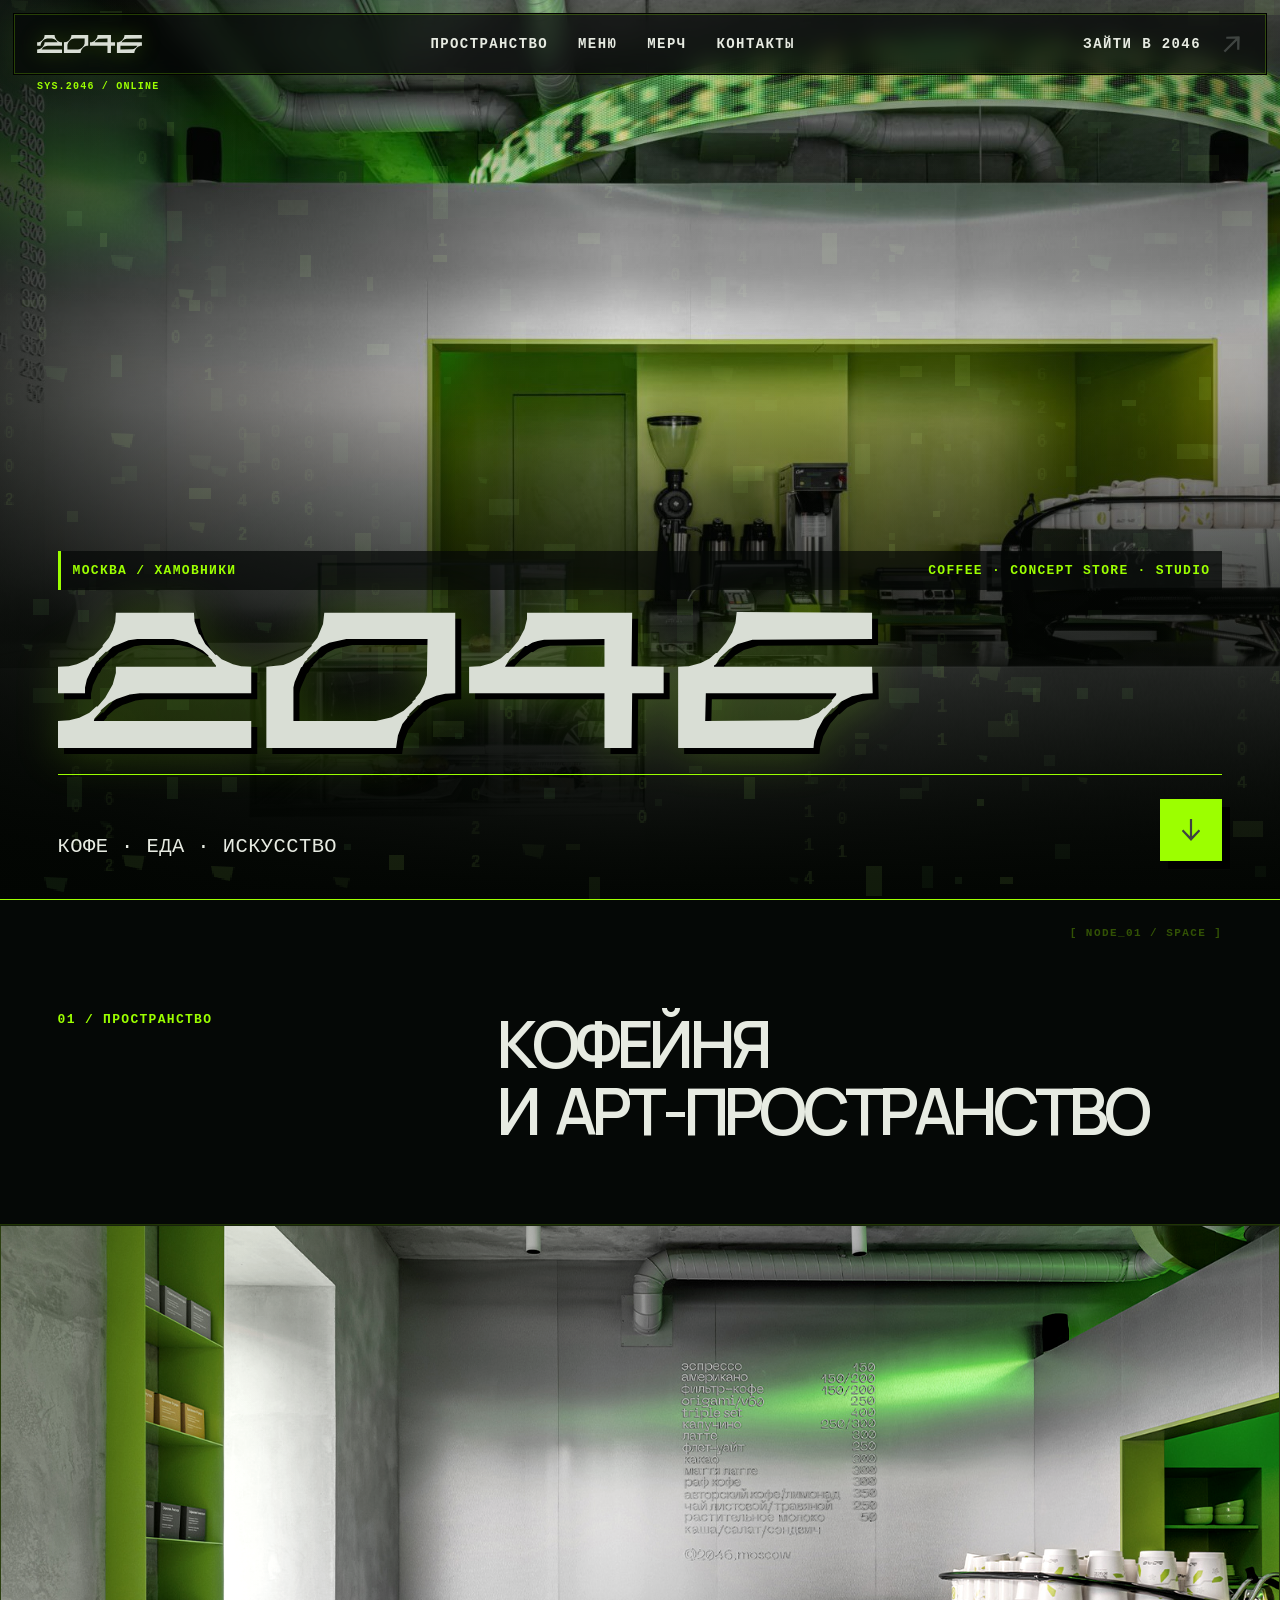
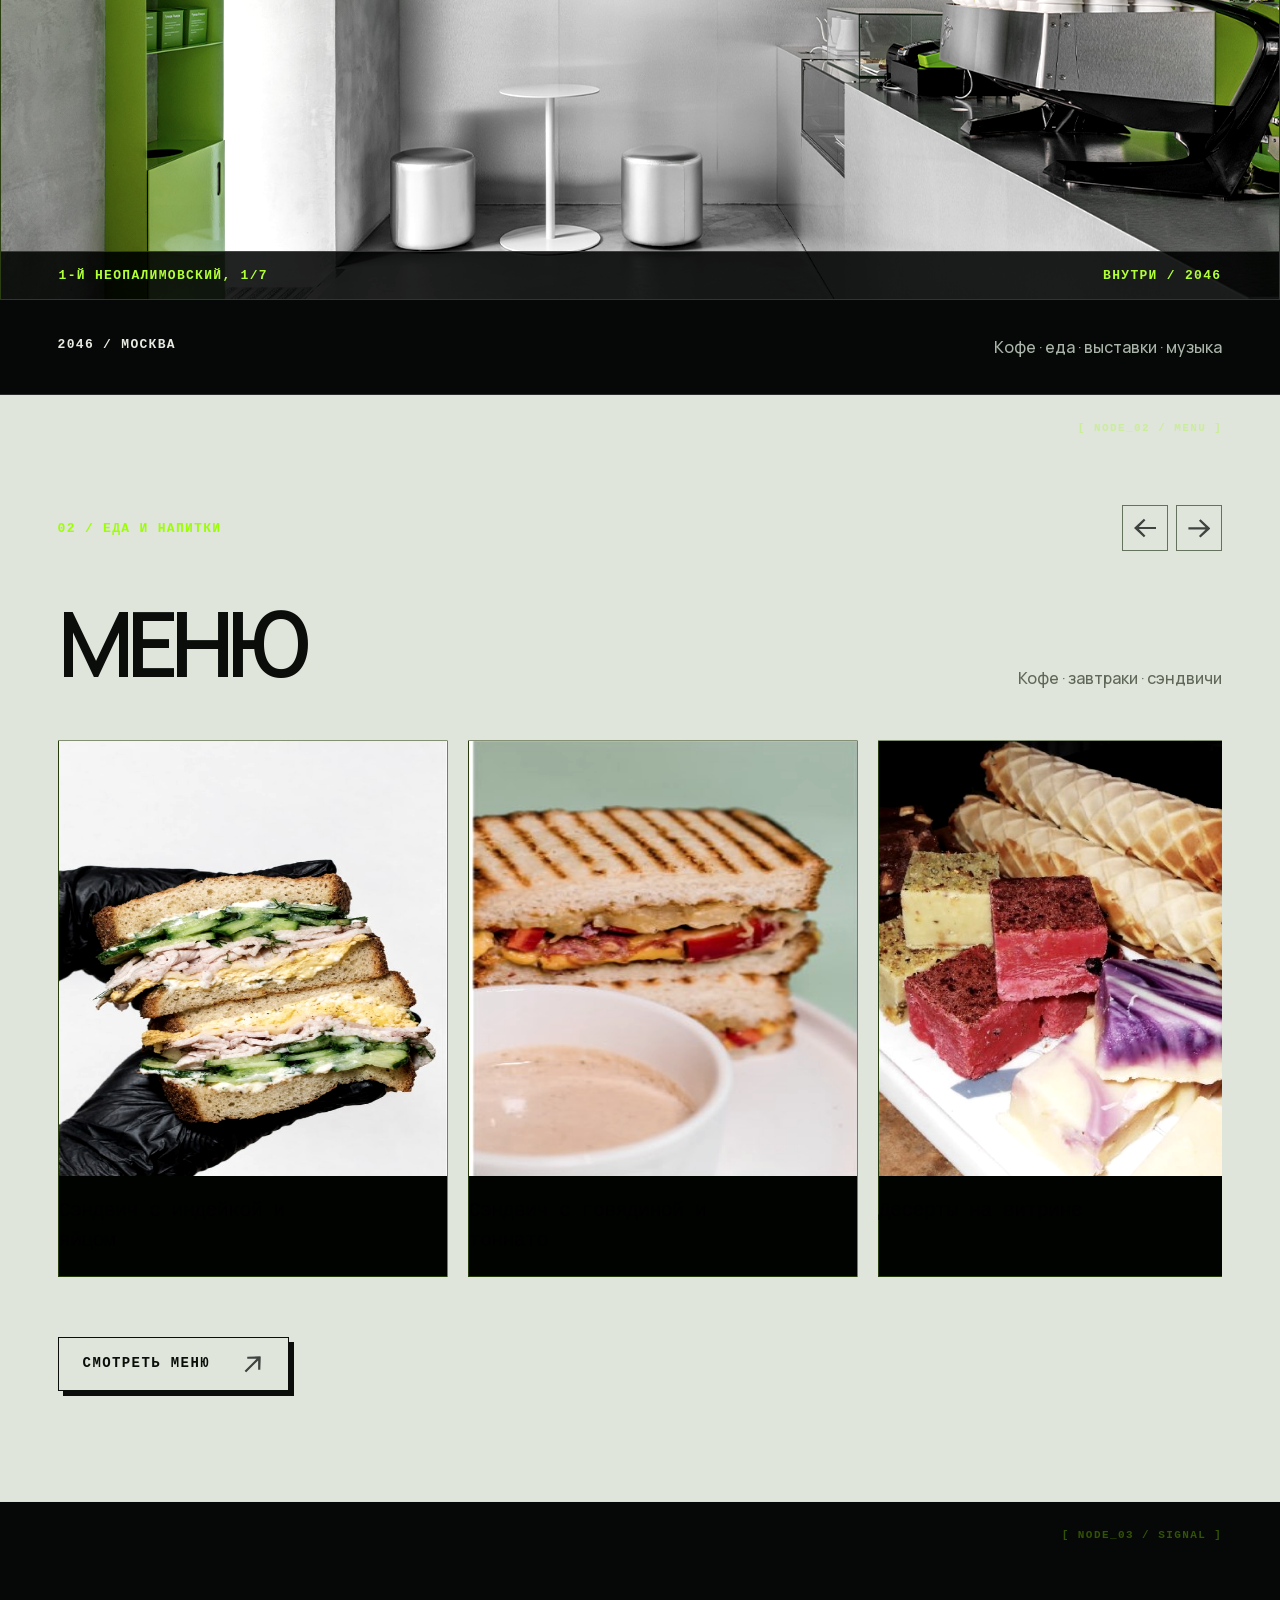
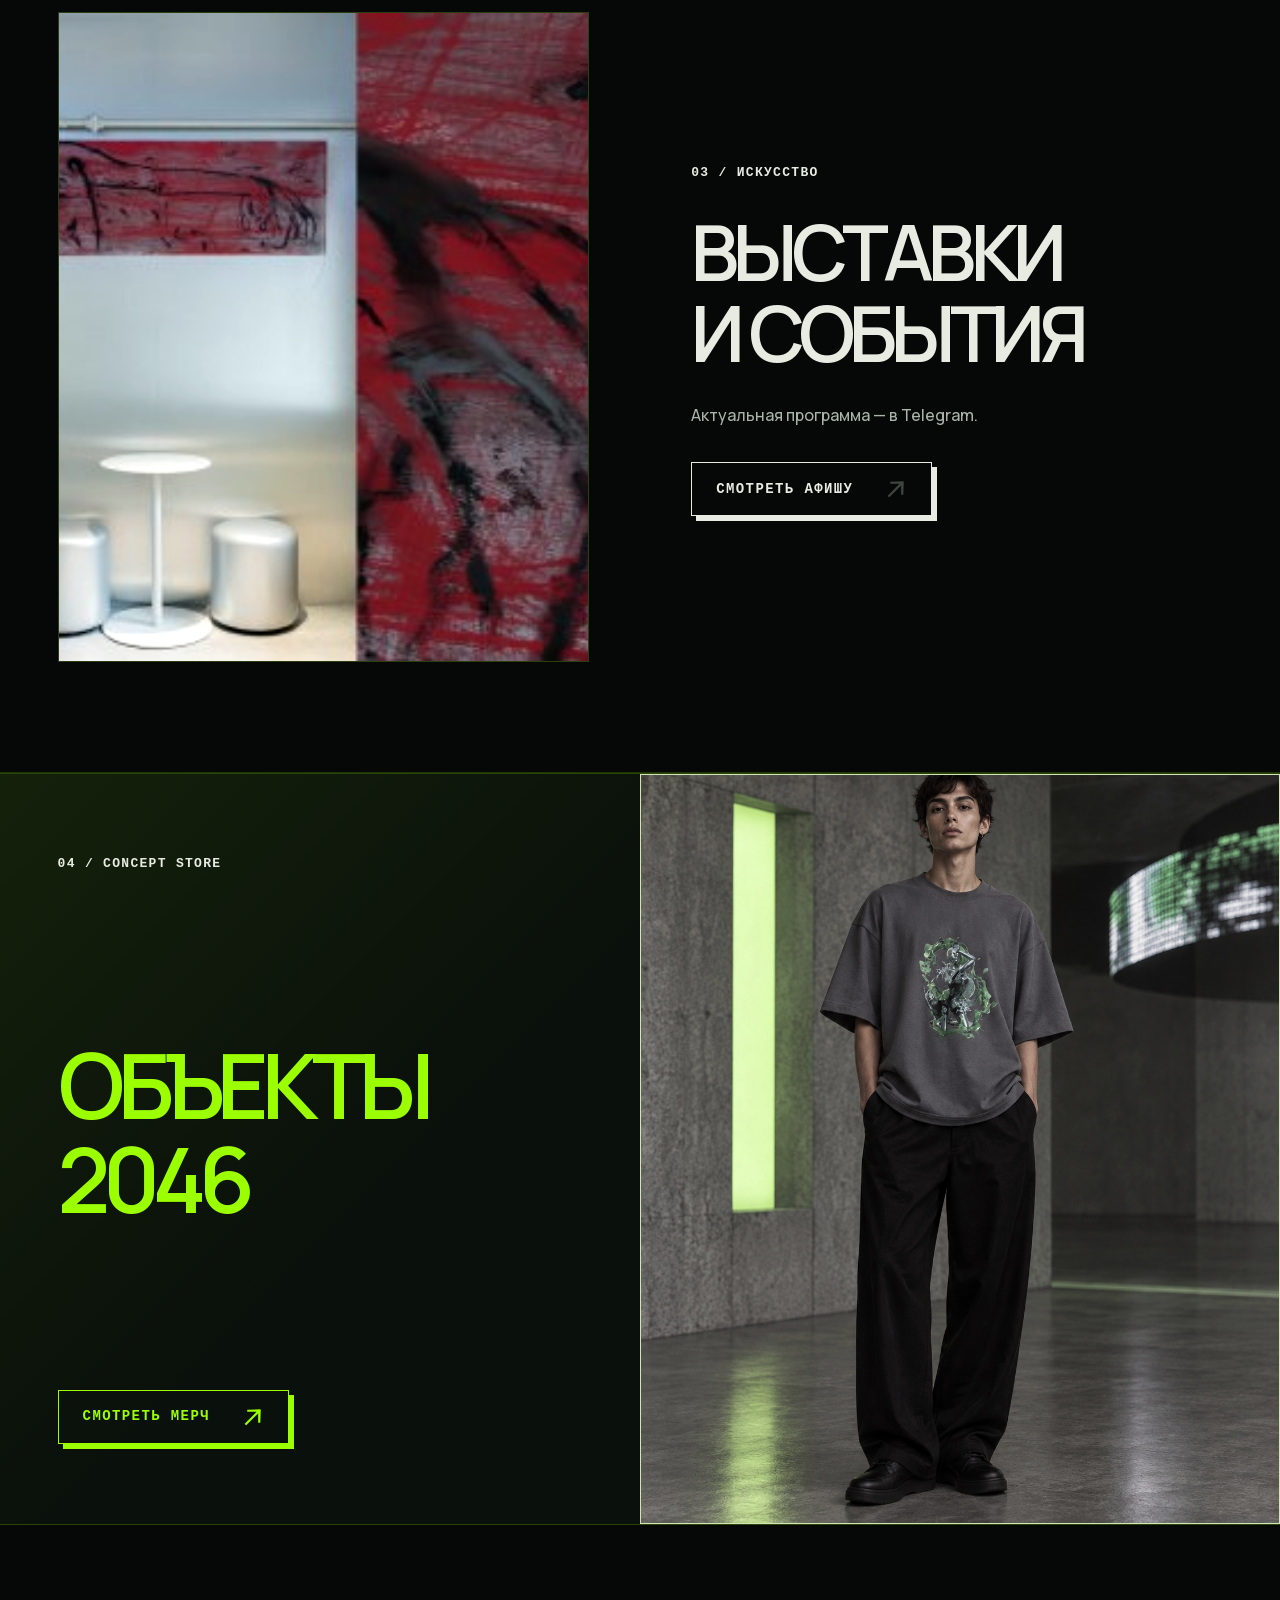
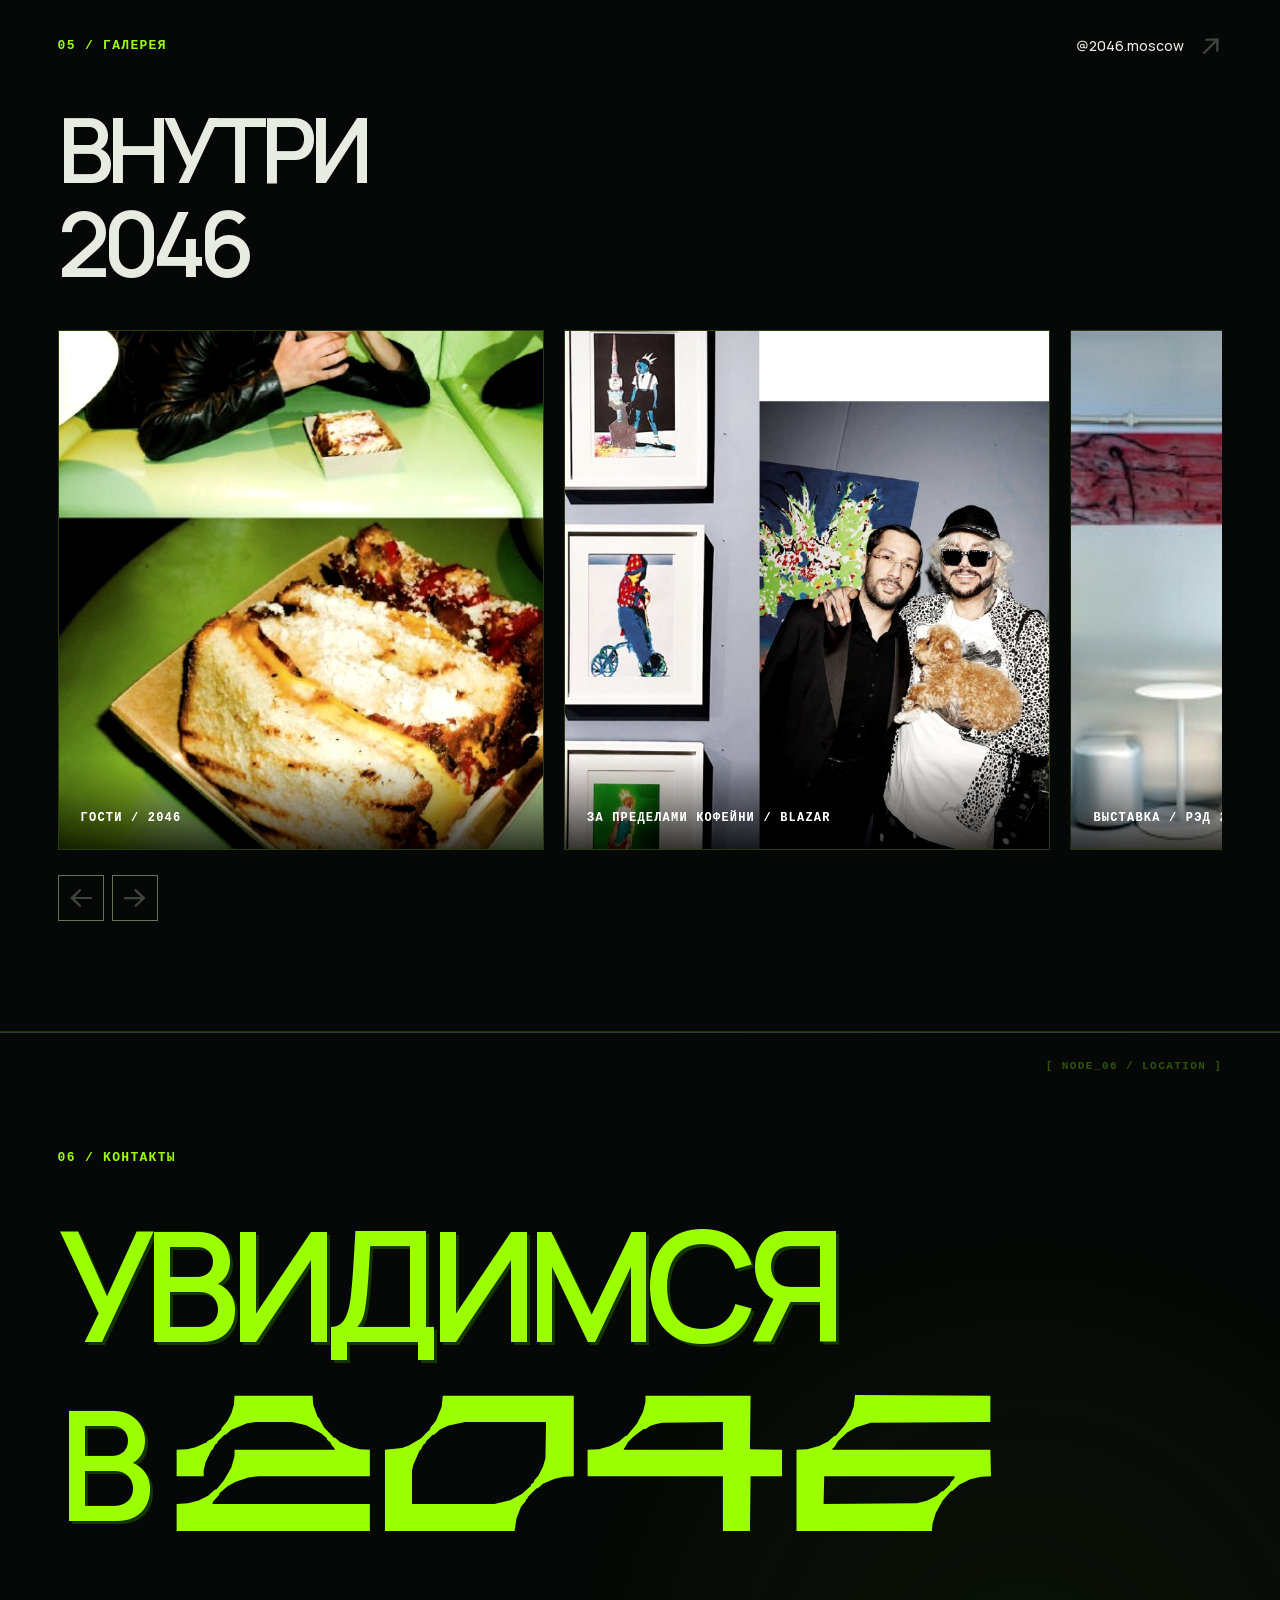
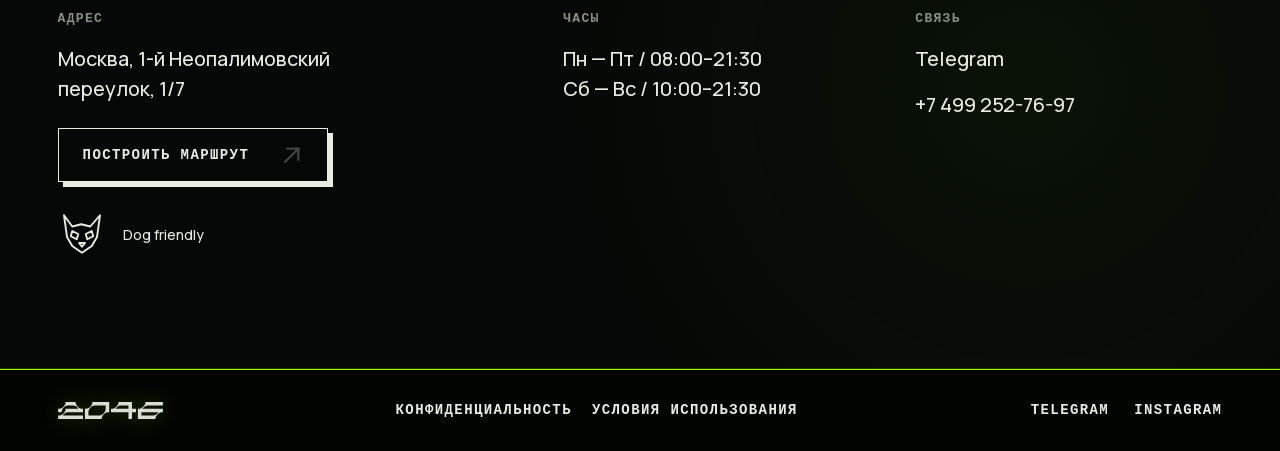
<file: index.html>
<!doctype html><html lang="ru"><head><meta charset="utf-8"><meta name="viewport" content="width=device-width,initial-scale=1"><meta name="theme-color" content="#151914"><title>2046 — арт-кофейня в Хамовниках, Москва</title><meta name="description" content="Арт-кофейня 2046 в Хамовниках: кофе, завтраки, сэндвичи, выставки и concept store. Москва, 1-й Неопалимовский переулок, 1/7."><meta name="robots" content="noindex,follow,max-image-preview:large"><link rel="canonical" href="https://skudno.github.io/2046-pixel/"><meta property="og:type" content="website"><meta property="og:locale" content="ru_RU"><meta property="og:site_name" content="2046"><meta property="og:url" content="https://skudno.github.io/2046-pixel/"><meta property="og:title" content="2046 — арт-кофейня в Хамовниках"><meta property="og:description" content="Кофе, еда, выставки и concept store в 1-м Неопалимовском переулке"><meta property="og:image" content="https://skudno.github.io/2046-pixel/assets/og-2046.jpg"><meta property="og:image:width" content="1200"><meta property="og:image:height" content="630"><meta name="twitter:card" content="summary_large_image"><link rel="icon" href="assets/logo.svg" type="image/svg+xml"><link rel="stylesheet" href="style.css?v=20261015-pages5"><script defer src="site.js?v=20261015-pages5"></script><noscript><style>.loader{display:none!important}</style></noscript></head><body>
<a class="skip" href="#main">Перейти к содержанию</a><div class="loader" aria-hidden="true"><canvas class="loader-matrix"></canvas><div class="loader-grid"></div><div class="loader-top"><span>[ SYS.2046 / BOOT ]</span><span>МОСКВА / ХАМОВНИКИ</span></div><div class="loader-center"><span class="loader-kicker">COFFEE · CONCEPT STORE · STUDIO</span><span class="loader-mark"></span><div class="loader-status"><span>ЗАГРУЗКА ПРОСТРАНСТВА</span><span class="loader-count">00%</span></div><div class="loader-track"><span class="loader-fill"></span></div></div><div class="loader-bottom"><span>ПОДКЛЮЧЕНИЕ К 2046</span><span>◈ ◈ ◈</span></div></div>
<header class="header"><a href="index.html"><img class="logo" src="assets/logo.svg" alt="2046 — главная"></a><nav aria-label="Навигация"><a href="#space">Пространство</a><a href="menu.html">Меню</a><a href="wear.html">Мерч</a><a href="#visit">Контакты</a></nav><a class="header-visit" href="#visit">Зайти в 2046 <i class="arrow diag" aria-hidden="true"></i></a></header>
<main id="main"><section class="hero"><img class="hero-bg" src="hero-2046.jpg" alt="Реальный интерьер 2046: стальной бар, зелёная ниша и световое кольцо" fetchpriority="high"><video class="hero-video" src="assets/hero-barista-led-2046.mp4" poster="hero-2046.jpg" autoplay muted loop playsinline preload="metadata" aria-hidden="true"></video><canvas class="hero-matrix" aria-hidden="true"></canvas><div class="hero-content"><div class="hero-label label"><span>Москва / Хамовники</span><span>Coffee · concept store · studio</span></div><h1><img class="hero-wordmark" src="assets/logo.svg" alt="2046 — арт-кофейня"></h1><div class="hero-bottom"><p>Кофе · еда · искусство</p><a class="round" href="#space" aria-label="Посмотреть пространство"><i class="arrow" aria-hidden="true"></i></a></div></div></section>
<section id="space"><div class="section intro reveal"><span class="label">01 / Пространство</span><div><h2>Кофейня<br>и арт-пространство</h2></div></div><div class="space-image"><img src="interior-2046.jpg" alt="Серебристые столики и зелёные стеллажи кофейни" loading="lazy"><div class="image-caption label"><span>1-й Неопалимовский, 1/7</span><span>Внутри / 2046</span></div></div><div class="space-footer"><span class="label">2046 / Москва</span><p>Кофе · еда · выставки · музыка</p></div></section>
<section class="section menu" id="menu"><div class="section-top"><span class="label">02 / Еда и напитки</span><div class="controls"><button class="round" data-rail="foodRail" data-step="-1" aria-label="Предыдущие блюда"><i class="arrow" aria-hidden="true"></i></button><button class="round" data-rail="foodRail" data-step="1" aria-label="Следующие блюда"><i class="arrow" aria-hidden="true"></i></button></div></div><div class="menu-heading reveal"><h2>Меню</h2><p>Кофе · завтраки · сэндвичи</p></div><div class="rail" id="foodRail" tabindex="0" aria-label="Блюда и напитки — листайте горизонтально"></div><div class="menu-foot"><a class="pill" href="menu.html">Смотреть меню <i class="arrow diag" aria-hidden="true"></i></a></div></section>
<section class="section art"><img class="art-image reveal" src="assets/tg-1120-2.jpg" alt="Работы Ивана Кудо в пространстве 2046" loading="lazy"><div class="reveal"><span class="label">03 / Искусство</span><h2>Выставки<br>и события</h2><p>Актуальная программа — в Telegram.</p><a class="pill" href="https://t.me/cafe2046" target="_blank" rel="noopener noreferrer">Смотреть афишу <i class="arrow diag" aria-hidden="true"></i></a></div></section>
<section class="merch-teaser"><div class="merch-copy"><span class="label">04 / Concept store</span><h2>Объекты<br>2046</h2><div class="teaser-links"><a class="pill" href="wear.html">Смотреть мерч <i class="arrow diag" aria-hidden="true"></i></a></div></div><img src="assets/wear-graphite-front.jpg" alt="Модель в графитовой футболке 2046" loading="lazy"></section>
<section class="section"><div class="section-top"><span class="label">05 / Галерея</span><a href="https://www.instagram.com/2046.moscow/" target="_blank" rel="noopener noreferrer">@2046.moscow <i class="arrow diag" aria-hidden="true"></i></a></div><h2 class="gallery-title reveal">Внутри<br>2046</h2><div class="rail" id="galleryRail" tabindex="0" aria-label="Фотографии кофейни"></div><div class="controls"><button class="round" data-rail="galleryRail" data-step="-1" aria-label="Предыдущие фото"><i class="arrow" aria-hidden="true"></i></button><button class="round" data-rail="galleryRail" data-step="1" aria-label="Следующие фото"><i class="arrow" aria-hidden="true"></i></button></div></section>
<section class="section contact" id="visit"><span class="label">06 / Контакты</span><h2>Увидимся<br><span class="contact-signature">в <span class="contact-wordmark" role="img" aria-label="2046"></span></span></h2><div class="contact-grid"><div><span class="label">Адрес</span><p>Москва, 1-й Неопалимовский<br>переулок, 1/7</p><a class="pill" style="margin-top:24px" href="https://yandex.ru/maps/org/kafe_2046/9719002102/" target="_blank" rel="noopener noreferrer" data-event="route">Построить маршрут <i class="arrow diag" aria-hidden="true"></i></a><div class="dog-friendly"><svg viewBox="0 0 64 64" fill="none" stroke="currentColor" stroke-width="2.5" stroke-linejoin="round" aria-hidden="true"><path d="M8 7 19 22 31 19 43 22 56 7 52 36 45 48 32 57 19 48 12 36Z"/><path d="m19 28 8 4-2 7-8-4Zm26 0-8 4 2 7 8-4ZM28 44h8l-4 5Z"/></svg><span>Dog friendly</span></div></div><div><span class="label">Часы</span><p>Пн — Пт / 08:00–21:30<br>Сб — Вс / 10:00–21:30</p></div><div><span class="label">Связь</span><p><a href="https://t.me/cafe2046" target="_blank" rel="noopener noreferrer" data-event="telegram">Telegram</a></p><p><a href="tel:+74992527697" data-event="phone">+7 499 252-76-97</a></p></div></div></section></main>
<footer><a href="#main"><img class="logo" src="assets/logo.svg" alt="2046 — наверх"></a><div class="footer-links"><a href="privacy.html">Конфиденциальность</a><a href="terms.html">Условия использования</a></div><div class="socials"><a href="https://t.me/cafe2046" rel="noopener noreferrer">Telegram</a><a href="https://www.instagram.com/2046.moscow/" rel="noopener noreferrer">Instagram</a></div></footer><dialog class="lightbox"><button aria-label="Закрыть фотографию">×</button><img alt=""></dialog></body></html>
</file>
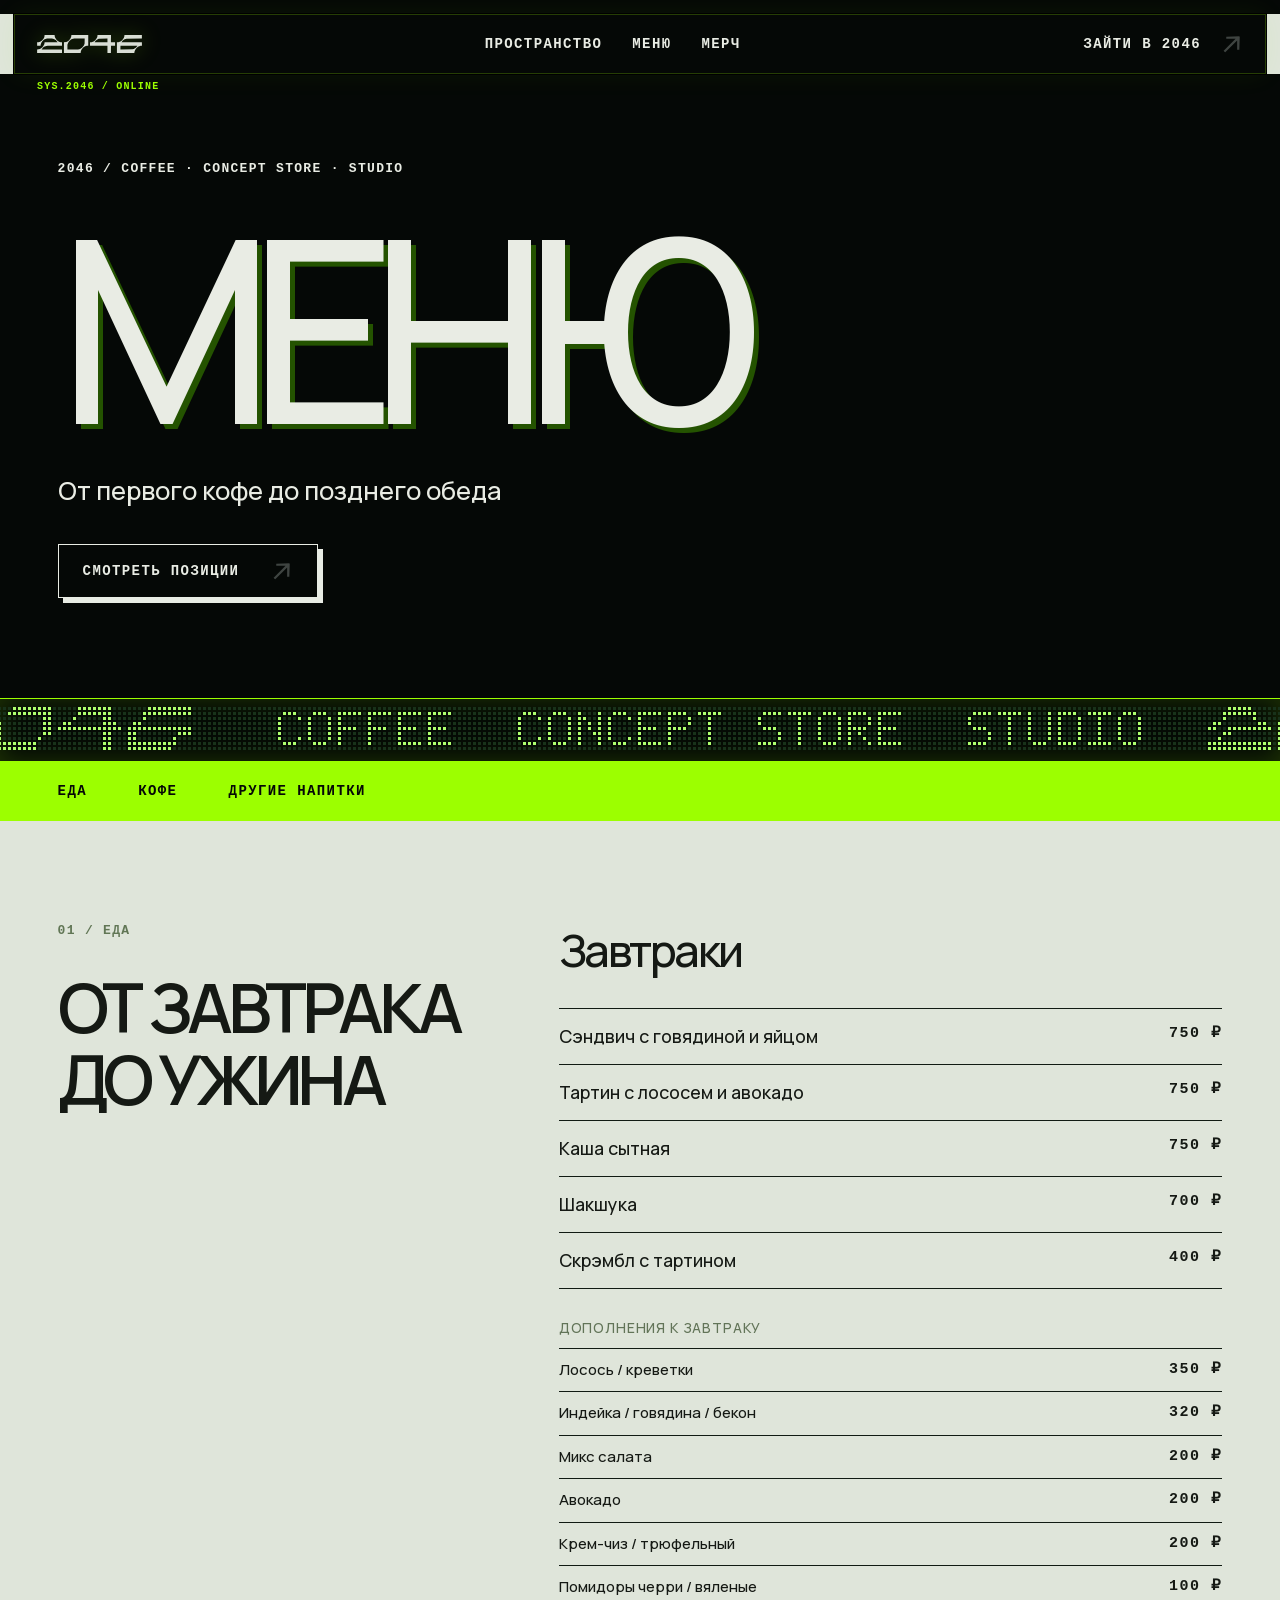
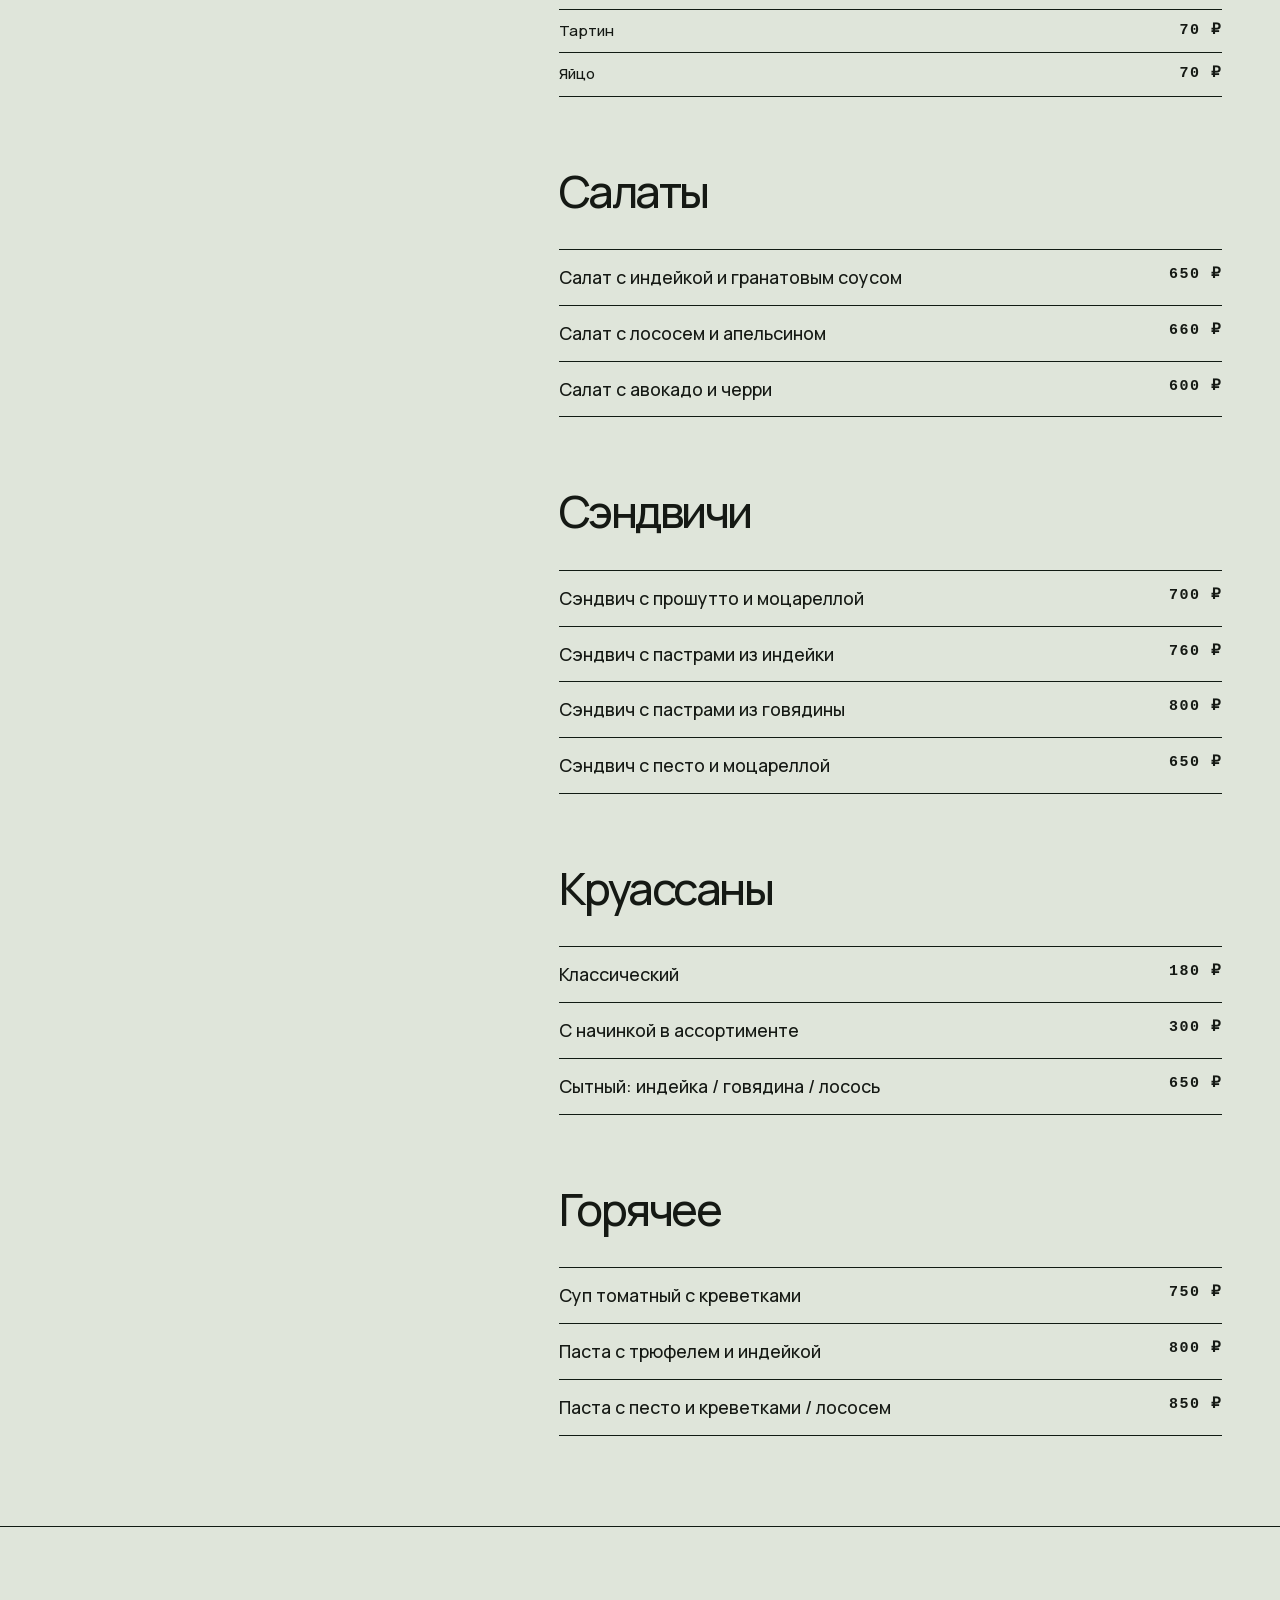
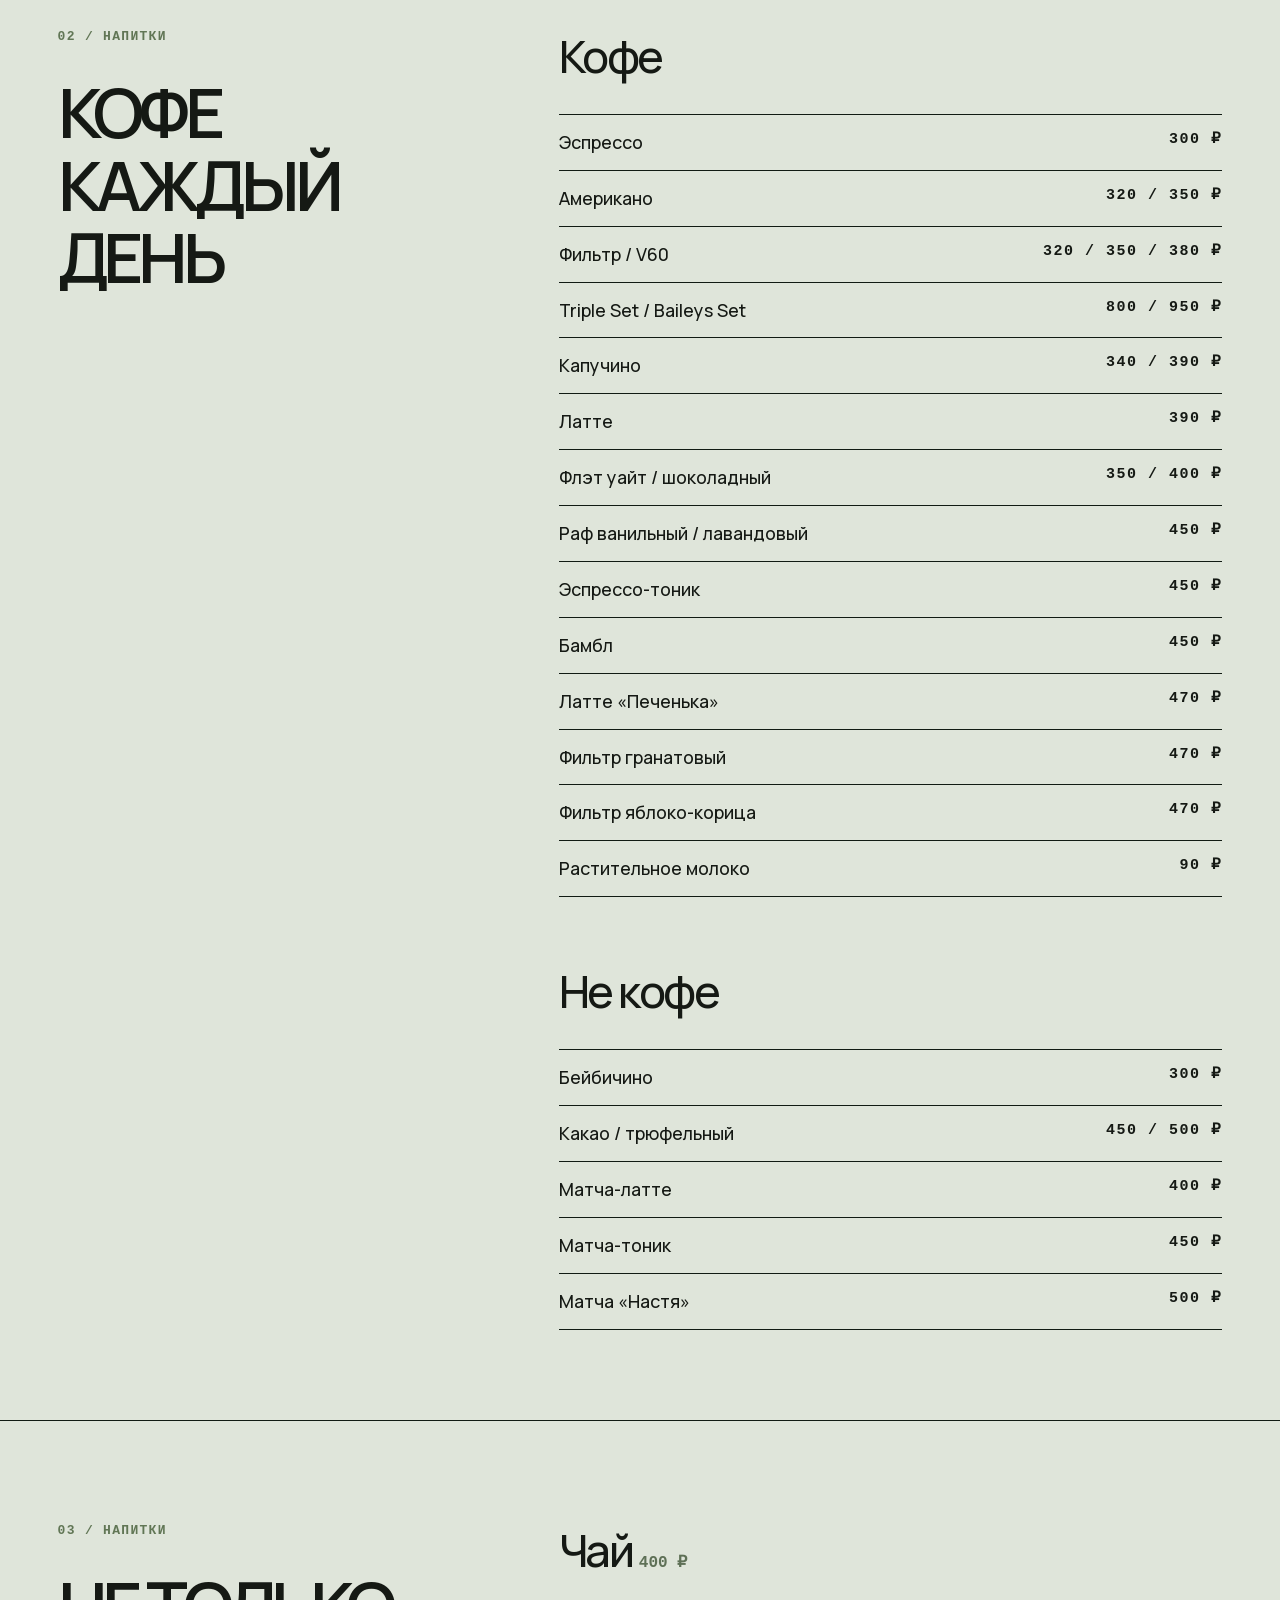
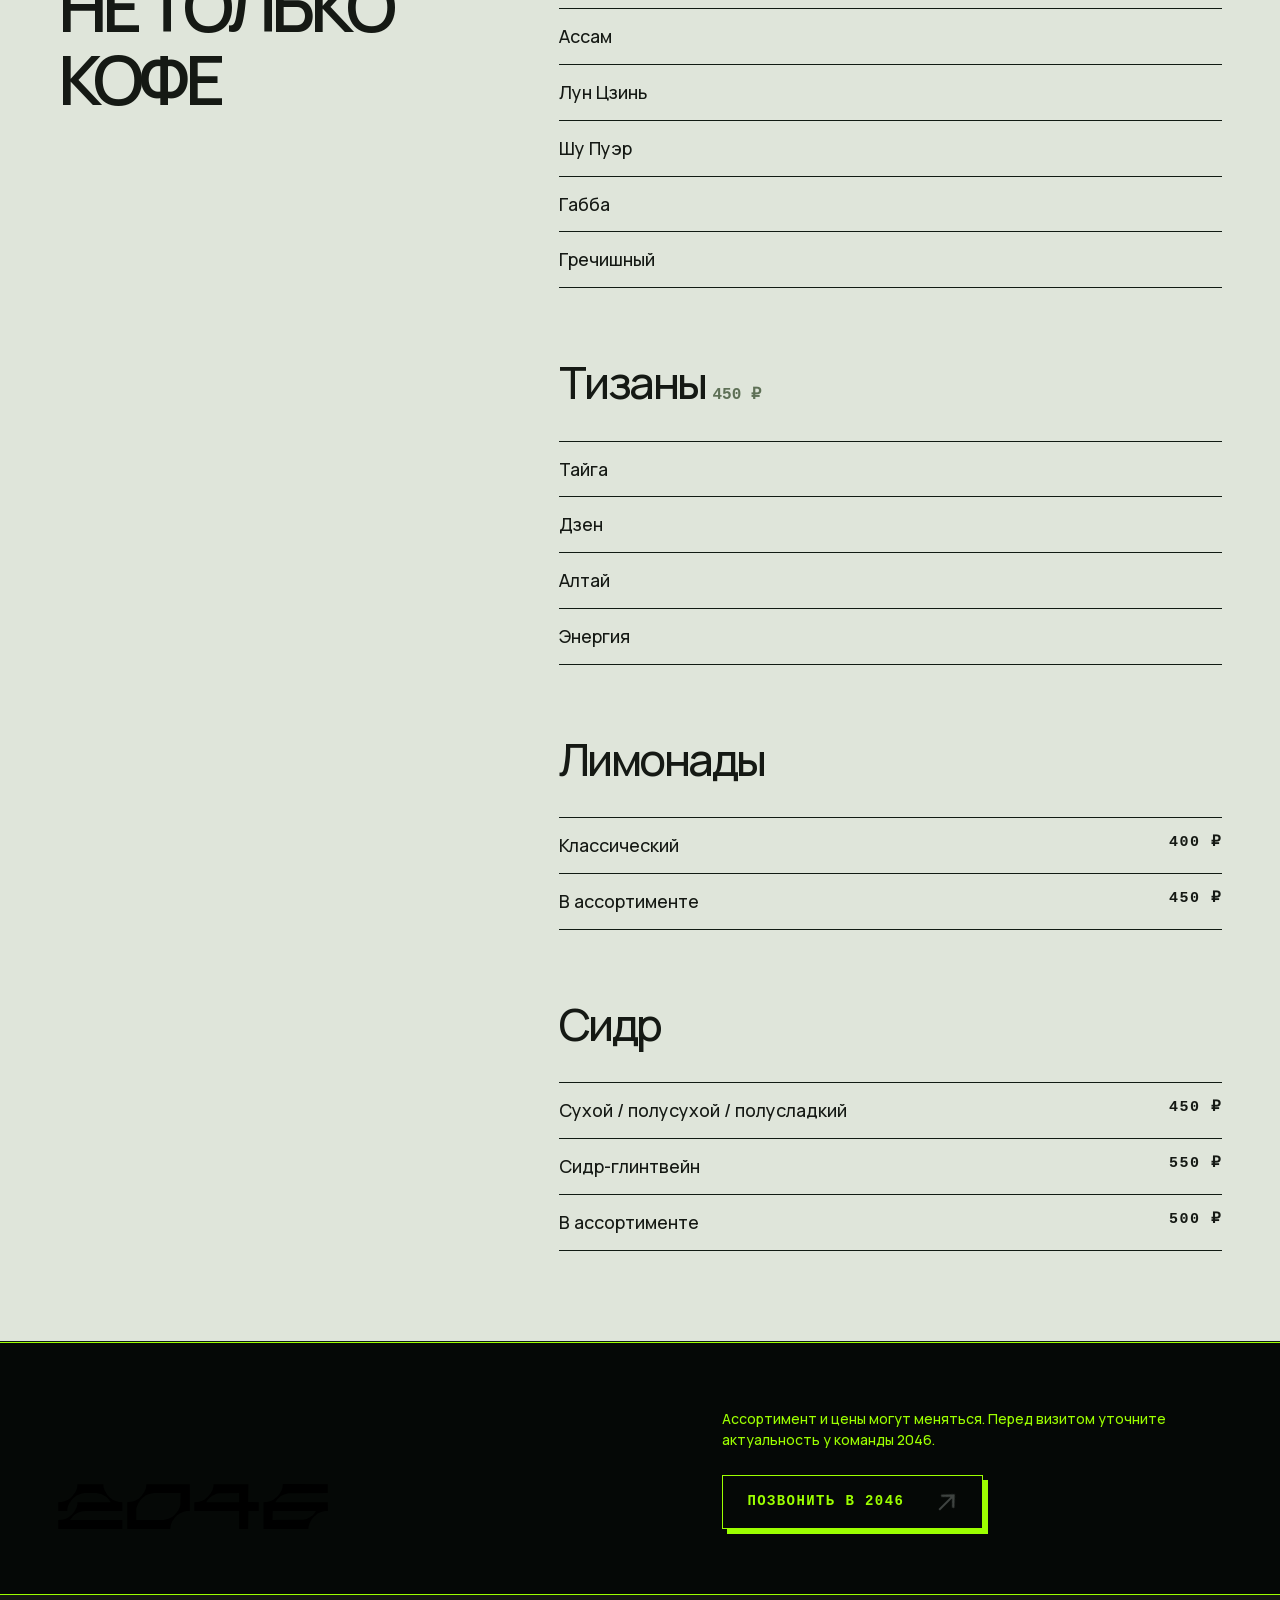
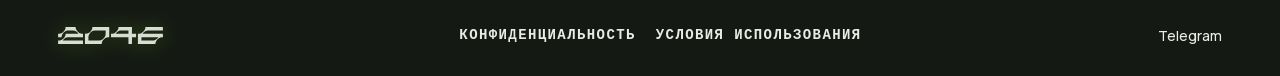
<file: menu.html>
<!doctype html>
<html lang="ru">
<head>
  <meta charset="utf-8">
  <meta name="viewport" content="width=device-width,initial-scale=1">
  <meta name="robots" content="noindex,follow">
  <meta name="theme-color" content="#151914">
  <meta name="description" content="Меню кофейни 2046: завтраки, салаты, сэндвичи, горячее, кофе, чай и другие напитки. Москва, 1-й Неопалимовский переулок, 1/7.">
  <link rel="canonical" href="https://skudno.github.io/2046-pixel/menu.html">
  <meta property="og:type" content="website">
  <meta property="og:title" content="Меню 2046 — кофе, еда и напитки">
  <meta property="og:url" content="https://skudno.github.io/2046-pixel/menu.html">
  <meta property="og:image" content="https://skudno.github.io/2046-pixel/assets/og-2046.jpg">
  <title>Меню 2046 — кофе, еда и напитки</title>
  <link rel="icon" href="assets/logo.svg" type="image/svg+xml">
  <link rel="stylesheet" href="style.css?v=20261015-pages5">
  <script defer src="site.js?v=20261015-pages5"></script>
</head>
<body class="menu-page">
  <a class="skip" href="#main">Перейти к содержанию</a>
  <header class="header">
    <a href="index.html"><img class="logo" src="assets/logo.svg" alt="2046 — главная"></a>
    <nav aria-label="Навигация"><a href="index.html#space">Пространство</a><a href="menu.html" aria-current="page">Меню</a><a href="wear.html">Мерч</a></nav>
    <a class="header-visit" href="index.html#visit">Зайти в 2046 <i class="arrow diag" aria-hidden="true"></i></a>
  </header>
  <main id="main">
    <section class="menu-page-hero"><span class="label">2046 / coffee · concept store · studio</span><h1>Меню</h1><p>От первого кофе до позднего обеда</p><a class="pill" href="#food">Смотреть позиции <i class="arrow diag" aria-hidden="true"></i></a></section>
    <div class="led-strip" role="img" aria-label="Пиксельная световая лента с логотипом 2046"><canvas class="led-canvas" aria-hidden="true"></canvas></div>
    <nav class="menu-page-tabs" aria-label="Разделы меню"><a href="#food">Еда</a><a href="#coffee">Кофе</a><a href="#drinks">Другие напитки</a></nav>
    <div class="menu-page-body">
      <section id="food" class="menu-page-group"><div class="menu-page-group-head"><span class="label">01 / Еда</span><h2>От завтрака<br>до ужина</h2></div>
        <div class="menu-category"><h3>Завтраки</h3><div class="menu-items">
          <div><span>Сэндвич с говядиной и яйцом</span><strong>750 ₽</strong></div><div><span>Тартин с лососем и авокадо</span><strong>750 ₽</strong></div><div><span>Каша сытная</span><strong>750 ₽</strong></div><div><span>Шакшука</span><strong>700 ₽</strong></div><div><span>Скрэмбл с тартином</span><strong>400 ₽</strong></div>
        </div><p class="menu-subtitle">Дополнения к завтраку</p><div class="menu-items menu-extras">
          <div><span>Лосось / креветки</span><strong>350 ₽</strong></div><div><span>Индейка / говядина / бекон</span><strong>320 ₽</strong></div><div><span>Микс салата</span><strong>200 ₽</strong></div><div><span>Авокадо</span><strong>200 ₽</strong></div><div><span>Крем-чиз / трюфельный</span><strong>200 ₽</strong></div><div><span>Помидоры черри / вяленые</span><strong>100 ₽</strong></div><div><span>Тартин</span><strong>70 ₽</strong></div><div><span>Яйцо</span><strong>70 ₽</strong></div>
        </div></div>
        <div class="menu-category"><h3>Салаты</h3><div class="menu-items"><div><span>Салат с индейкой и гранатовым соусом</span><strong>650 ₽</strong></div><div><span>Салат с лососем и апельсином</span><strong>660 ₽</strong></div><div><span>Салат с авокадо и черри</span><strong>600 ₽</strong></div></div></div>
        <div class="menu-category"><h3>Сэндвичи</h3><div class="menu-items"><div><span>Сэндвич с прошутто и моцареллой</span><strong>700 ₽</strong></div><div><span>Сэндвич с пастрами из индейки</span><strong>760 ₽</strong></div><div><span>Сэндвич с пастрами из говядины</span><strong>800 ₽</strong></div><div><span>Сэндвич с песто и моцареллой</span><strong>650 ₽</strong></div></div></div>
        <div class="menu-category"><h3>Круассаны</h3><div class="menu-items"><div><span>Классический</span><strong>180 ₽</strong></div><div><span>С начинкой в ассортименте</span><strong>300 ₽</strong></div><div><span>Сытный: индейка / говядина / лосось</span><strong>650 ₽</strong></div></div></div>
        <div class="menu-category"><h3>Горячее</h3><div class="menu-items"><div><span>Суп томатный с креветками</span><strong>750 ₽</strong></div><div><span>Паста с трюфелем и индейкой</span><strong>800 ₽</strong></div><div><span>Паста с песто и креветками / лососем</span><strong>850 ₽</strong></div></div></div>
      </section>
      <section id="coffee" class="menu-page-group"><div class="menu-page-group-head"><span class="label">02 / Напитки</span><h2>Кофе<br>каждый день</h2></div>
        <div class="menu-category"><h3>Кофе</h3><div class="menu-items"><div><span>Эспрессо</span><strong>300 ₽</strong></div><div><span>Американо</span><strong>320 / 350 ₽</strong></div><div><span>Фильтр / V60</span><strong>320 / 350 / 380 ₽</strong></div><div><span>Triple Set / Baileys Set</span><strong>800 / 950 ₽</strong></div><div><span>Капучино</span><strong>340 / 390 ₽</strong></div><div><span>Латте</span><strong>390 ₽</strong></div><div><span>Флэт уайт / шоколадный</span><strong>350 / 400 ₽</strong></div><div><span>Раф ванильный / лавандовый</span><strong>450 ₽</strong></div><div><span>Эспрессо-тоник</span><strong>450 ₽</strong></div><div><span>Бамбл</span><strong>450 ₽</strong></div><div><span>Латте «Печенька»</span><strong>470 ₽</strong></div><div><span>Фильтр гранатовый</span><strong>470 ₽</strong></div><div><span>Фильтр яблоко-корица</span><strong>470 ₽</strong></div><div><span>Растительное молоко</span><strong>90 ₽</strong></div></div></div>
        <div class="menu-category"><h3>Не кофе</h3><div class="menu-items"><div><span>Бейбичино</span><strong>300 ₽</strong></div><div><span>Какао / трюфельный</span><strong>450 / 500 ₽</strong></div><div><span>Матча-латте</span><strong>400 ₽</strong></div><div><span>Матча-тоник</span><strong>450 ₽</strong></div><div><span>Матча «Настя»</span><strong>500 ₽</strong></div></div></div>
      </section>
      <section id="drinks" class="menu-page-group"><div class="menu-page-group-head"><span class="label">03 / Напитки</span><h2>Не только<br>кофе</h2></div>
        <div class="menu-category"><h3>Чай <small>400 ₽</small></h3><div class="menu-items"><div><span>Ассам</span></div><div><span>Лун Цзинь</span></div><div><span>Шу Пуэр</span></div><div><span>Габба</span></div><div><span>Гречишный</span></div></div></div>
        <div class="menu-category"><h3>Тизаны <small>450 ₽</small></h3><div class="menu-items"><div><span>Тайга</span></div><div><span>Дзен</span></div><div><span>Алтай</span></div><div><span>Энергия</span></div></div></div>
        <div class="menu-category"><h3>Лимонады</h3><div class="menu-items"><div><span>Классический</span><strong>400 ₽</strong></div><div><span>В ассортименте</span><strong>450 ₽</strong></div></div></div>
        <div class="menu-category"><h3>Сидр</h3><div class="menu-items"><div><span>Сухой / полусухой / полусладкий</span><strong>450 ₽</strong></div><div><span>Сидр-глинтвейн</span><strong>550 ₽</strong></div><div><span>В ассортименте</span><strong>500 ₽</strong></div></div></div>
      </section>
    </div>
    <section class="menu-page-end"><img src="assets/logo.svg" alt="2046"><div><p>Ассортимент и цены могут меняться. Перед визитом уточните актуальность у команды 2046.</p><a class="pill" href="tel:+74992527697" data-event="phone">Позвонить в 2046 <i class="arrow diag" aria-hidden="true"></i></a></div></section>
  </main>
  <footer><a href="index.html"><img class="logo" src="assets/logo.svg" alt="2046 — главная"></a><div class="footer-links"><a href="privacy.html">Конфиденциальность</a><a href="terms.html">Условия использования</a></div><a href="https://t.me/cafe2046" target="_blank" rel="noopener noreferrer">Telegram</a></footer>

</body>
</html>
</file>
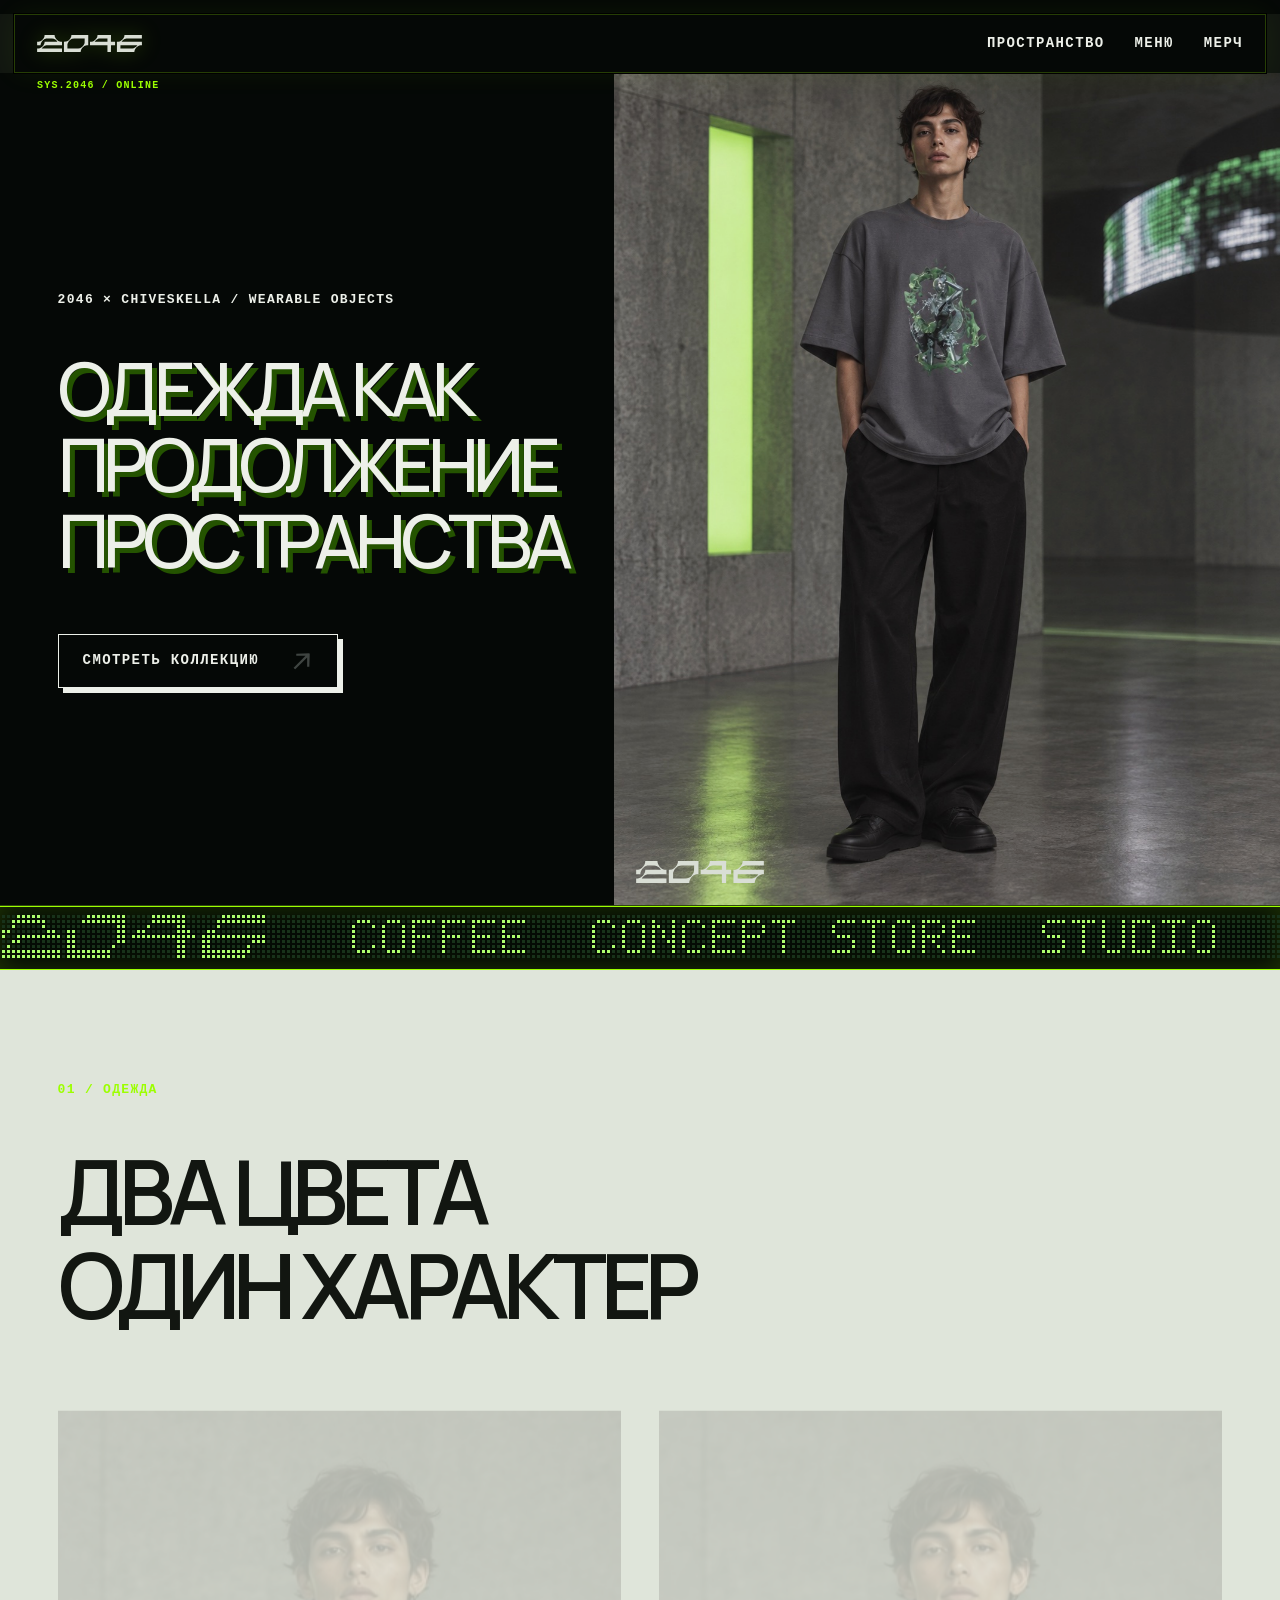
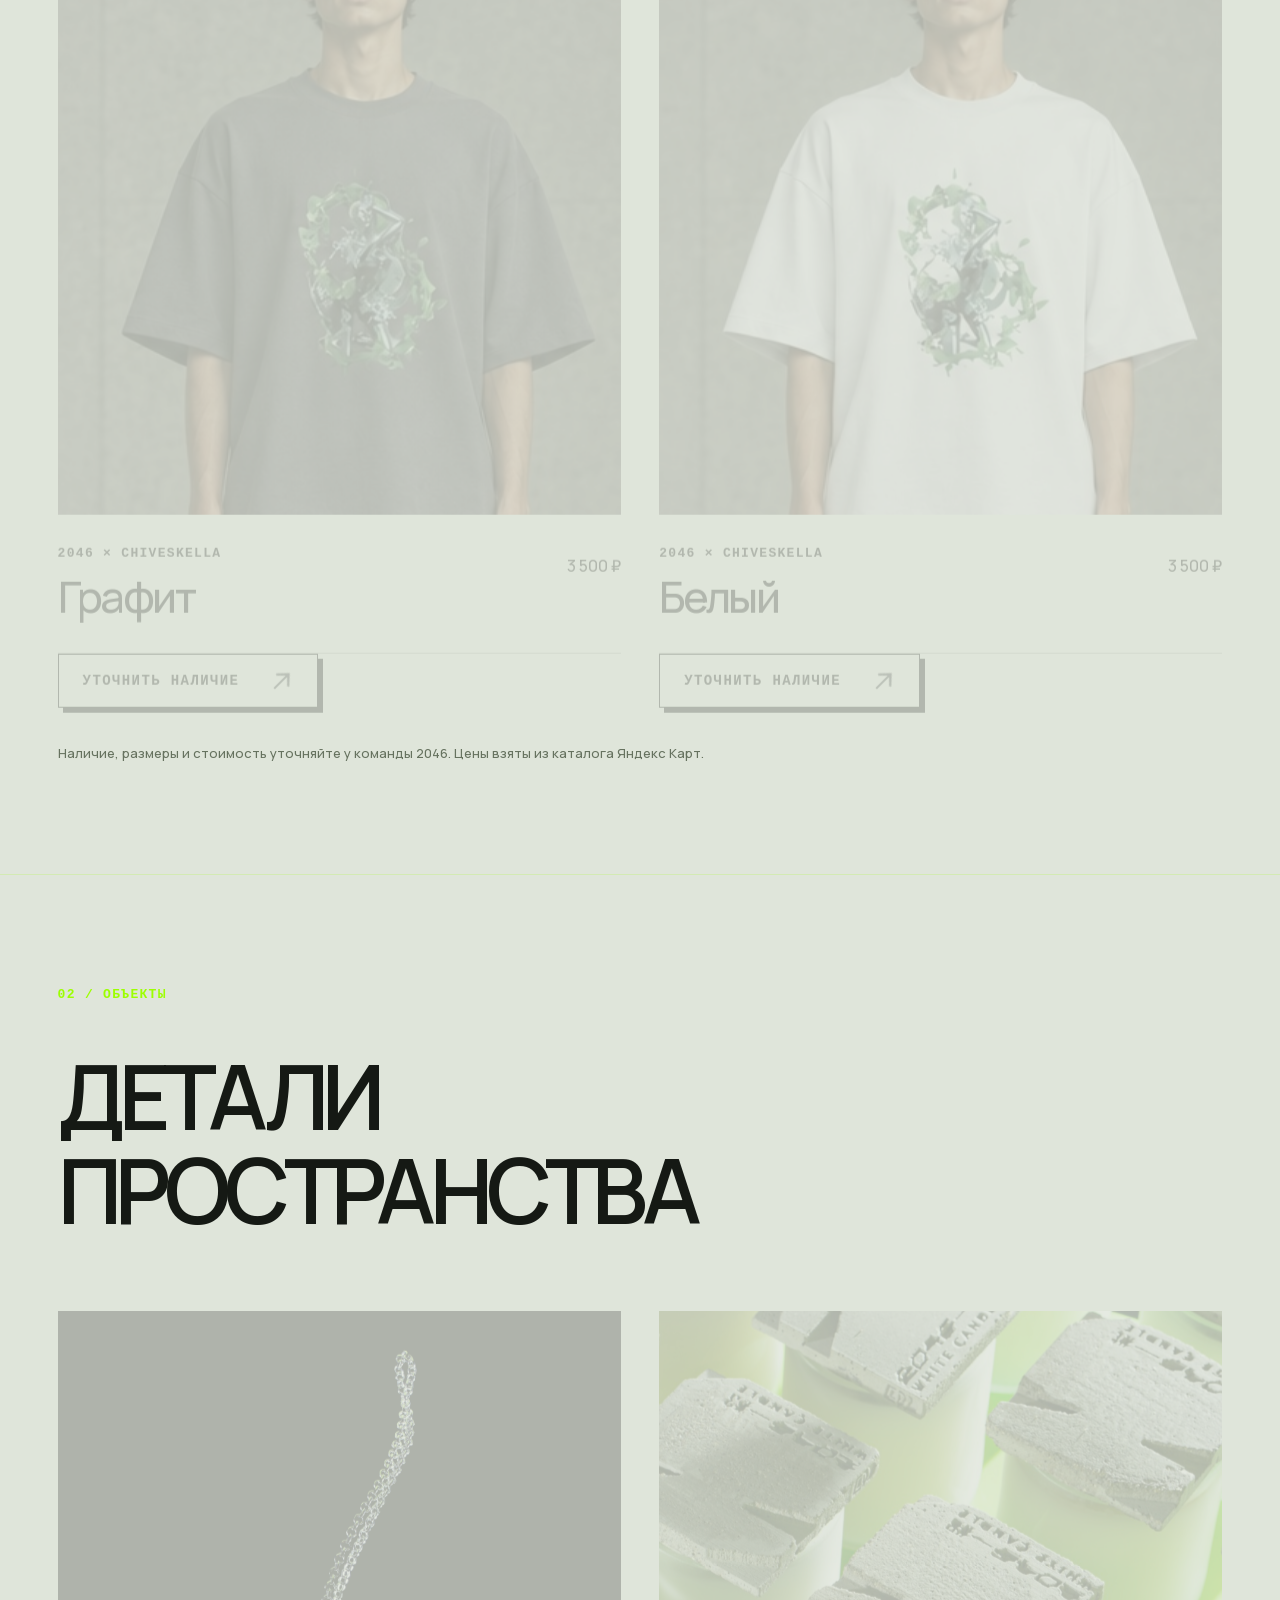
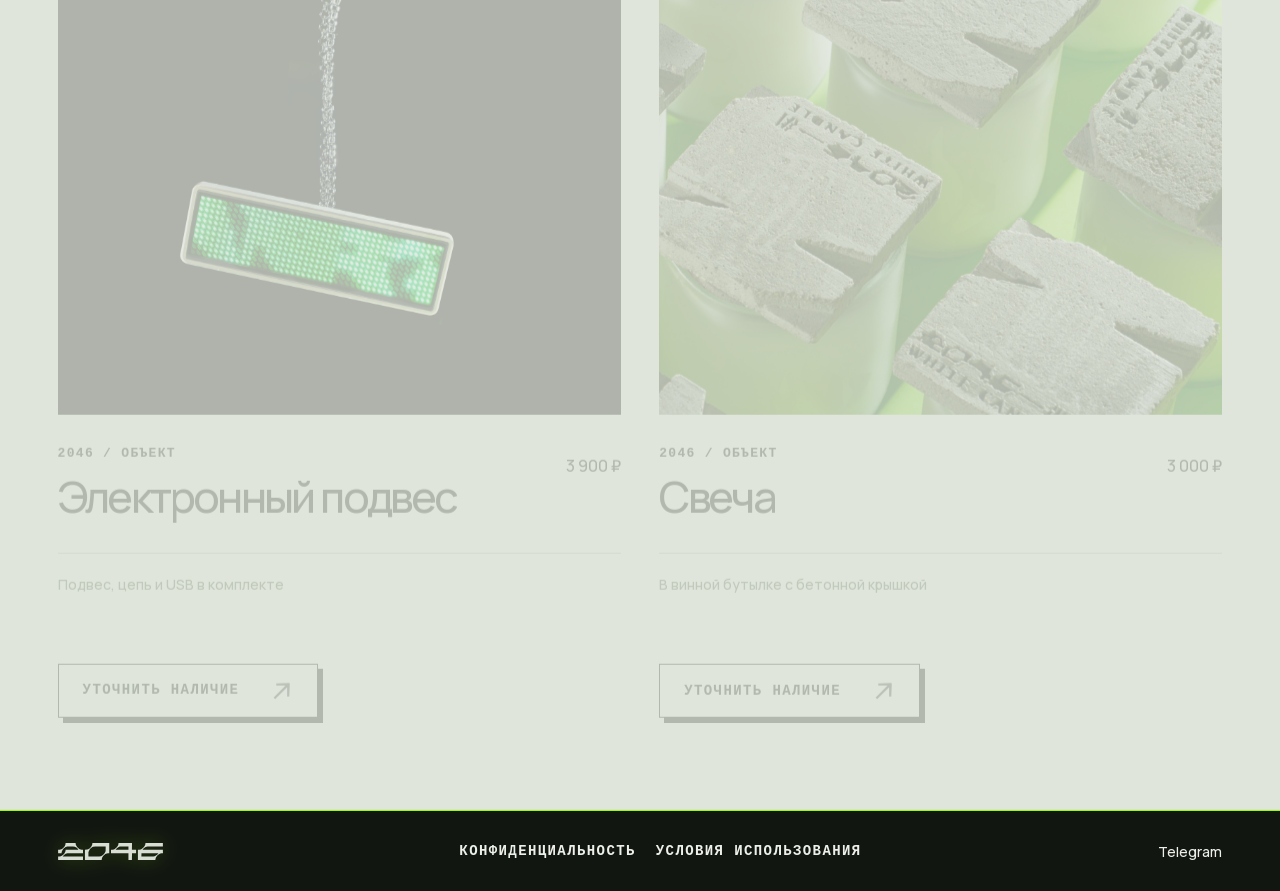
<file: merch.html>
<!doctype html>
<html lang="ru">
<head>
  <meta charset="utf-8">
  <meta name="viewport" content="width=device-width,initial-scale=1">
  <meta name="robots" content="noindex,follow">
  <meta http-equiv="refresh" content="0;url=wear.html">
  <link rel="canonical" href="wear.html">
  <title>Мерч 2046</title>
</head>
<body>
  <p>Коллекция 2046 теперь на <a href="wear.html">странице мерча</a>.</p>
</body>
</html>
</file>
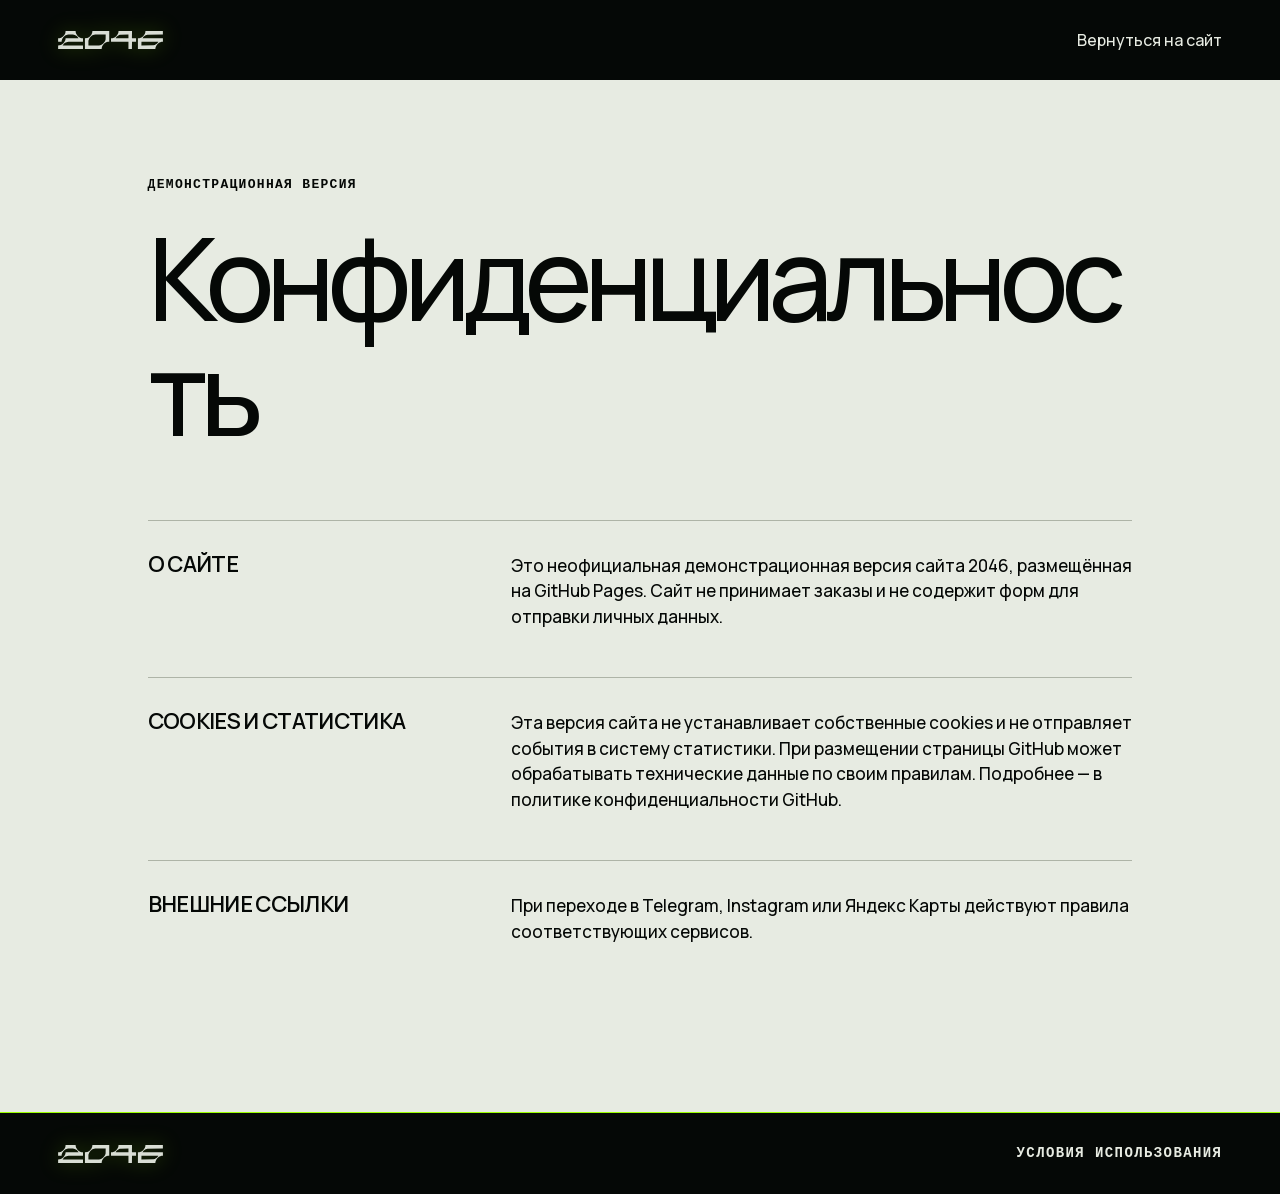
<file: privacy.html>
<!doctype html>
<html lang="ru">
<head>
  <meta charset="utf-8">
  <meta name="viewport" content="width=device-width,initial-scale=1">
  <meta name="theme-color" content="#151914">
  <meta name="robots" content="noindex,nofollow">
  <title>Конфиденциальность — 2046</title>
  <meta name="description" content="Информация о данных на демонстрационном сайте 2046">
  <link rel="icon" href="assets/logo.svg" type="image/svg+xml">
  <link rel="stylesheet" href="style.css?v=20261015-pages5">
  <script defer src="site.js?v=20261015-pages5"></script>
</head>
<body class="legal-page">
  <header class="legal-header"><a href="index.html"><img class="logo" src="assets/logo.svg" alt="2046 — главная"></a><a href="index.html">Вернуться на сайт</a></header>
  <main class="legal-main" id="main">
    <span class="label">Демонстрационная версия</span>
    <h1>Конфиденциальность</h1>
    <section><h2>О сайте</h2><p>Это неофициальная демонстрационная версия сайта 2046, размещённая на GitHub Pages. Сайт не принимает заказы и не содержит форм для отправки личных данных.</p></section>
    <section id="cookies"><h2>Cookies и статистика</h2><p>Эта версия сайта не устанавливает собственные cookies и не отправляет события в систему статистики. При размещении страницы GitHub может обрабатывать технические данные по своим правилам. Подробнее — в <a href="https://docs.github.com/en/site-policy/privacy-policies/github-general-privacy-statement" target="_blank" rel="noopener noreferrer">политике конфиденциальности GitHub</a>.</p></section>
    <section><h2>Внешние ссылки</h2><p>При переходе в Telegram, Instagram или Яндекс Карты действуют правила соответствующих сервисов.</p></section>
  </main>
  <footer><a href="index.html"><img class="logo" src="assets/logo.svg" alt="2046 — главная"></a><div class="footer-links"><a href="terms.html">Условия использования</a></div></footer>
</body>
</html>
</file>
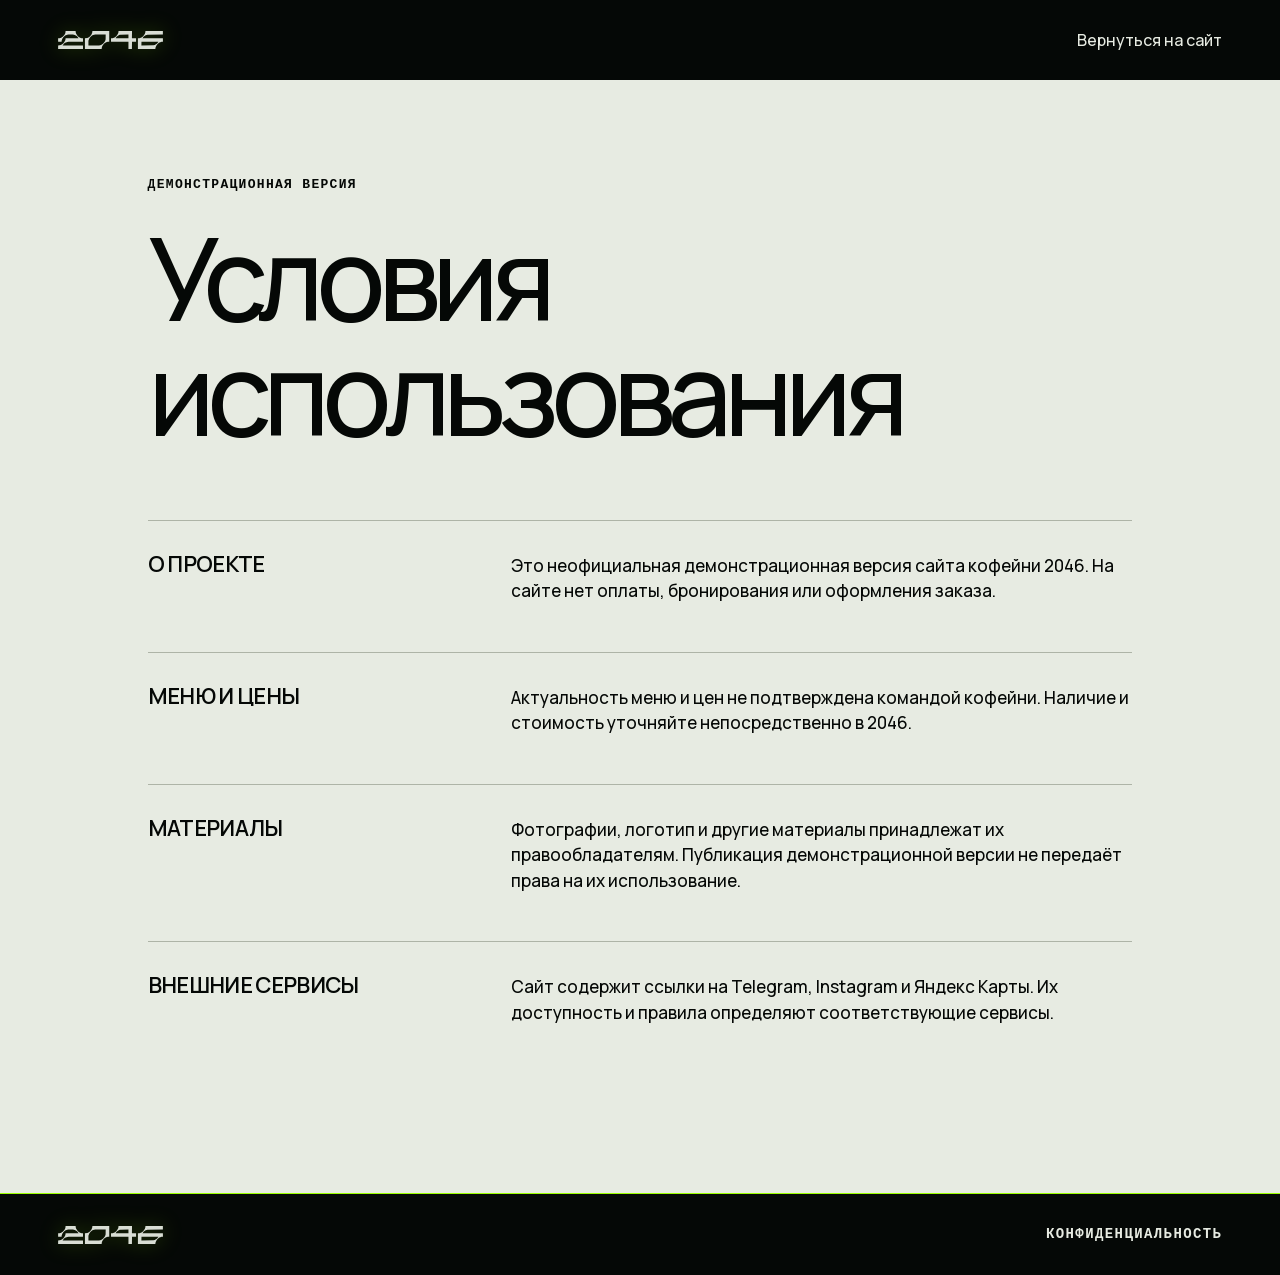
<file: terms.html>
<!doctype html>
<html lang="ru">
<head>
  <meta charset="utf-8">
  <meta name="viewport" content="width=device-width,initial-scale=1">
  <meta name="theme-color" content="#151914">
  <meta name="robots" content="noindex,nofollow">
  <title>Условия использования — 2046</title>
  <meta name="description" content="Условия использования демонстрационного сайта 2046">
  <link rel="icon" href="assets/logo.svg" type="image/svg+xml">
  <link rel="stylesheet" href="style.css?v=20261015-pages5">
  <script defer src="site.js?v=20261015-pages5"></script>
</head>
<body class="legal-page">
  <header class="legal-header"><a href="index.html"><img class="logo" src="assets/logo.svg" alt="2046 — главная"></a><a href="index.html">Вернуться на сайт</a></header>
  <main class="legal-main" id="main">
    <span class="label">Демонстрационная версия</span>
    <h1>Условия использования</h1>
    <section><h2>О проекте</h2><p>Это неофициальная демонстрационная версия сайта кофейни 2046. На сайте нет оплаты, бронирования или оформления заказа.</p></section>
    <section><h2>Меню и цены</h2><p>Актуальность меню и цен не подтверждена командой кофейни. Наличие и стоимость уточняйте непосредственно в 2046.</p></section>
    <section><h2>Материалы</h2><p>Фотографии, логотип и другие материалы принадлежат их правообладателям. Публикация демонстрационной версии не передаёт права на их использование.</p></section>
    <section><h2>Внешние сервисы</h2><p>Сайт содержит ссылки на Telegram, Instagram и Яндекс Карты. Их доступность и правила определяют соответствующие сервисы.</p></section>
  </main>
  <footer><a href="index.html"><img class="logo" src="assets/logo.svg" alt="2046 — главная"></a><div class="footer-links"><a href="privacy.html">Конфиденциальность</a></div></footer>
</body>
</html>
</file>
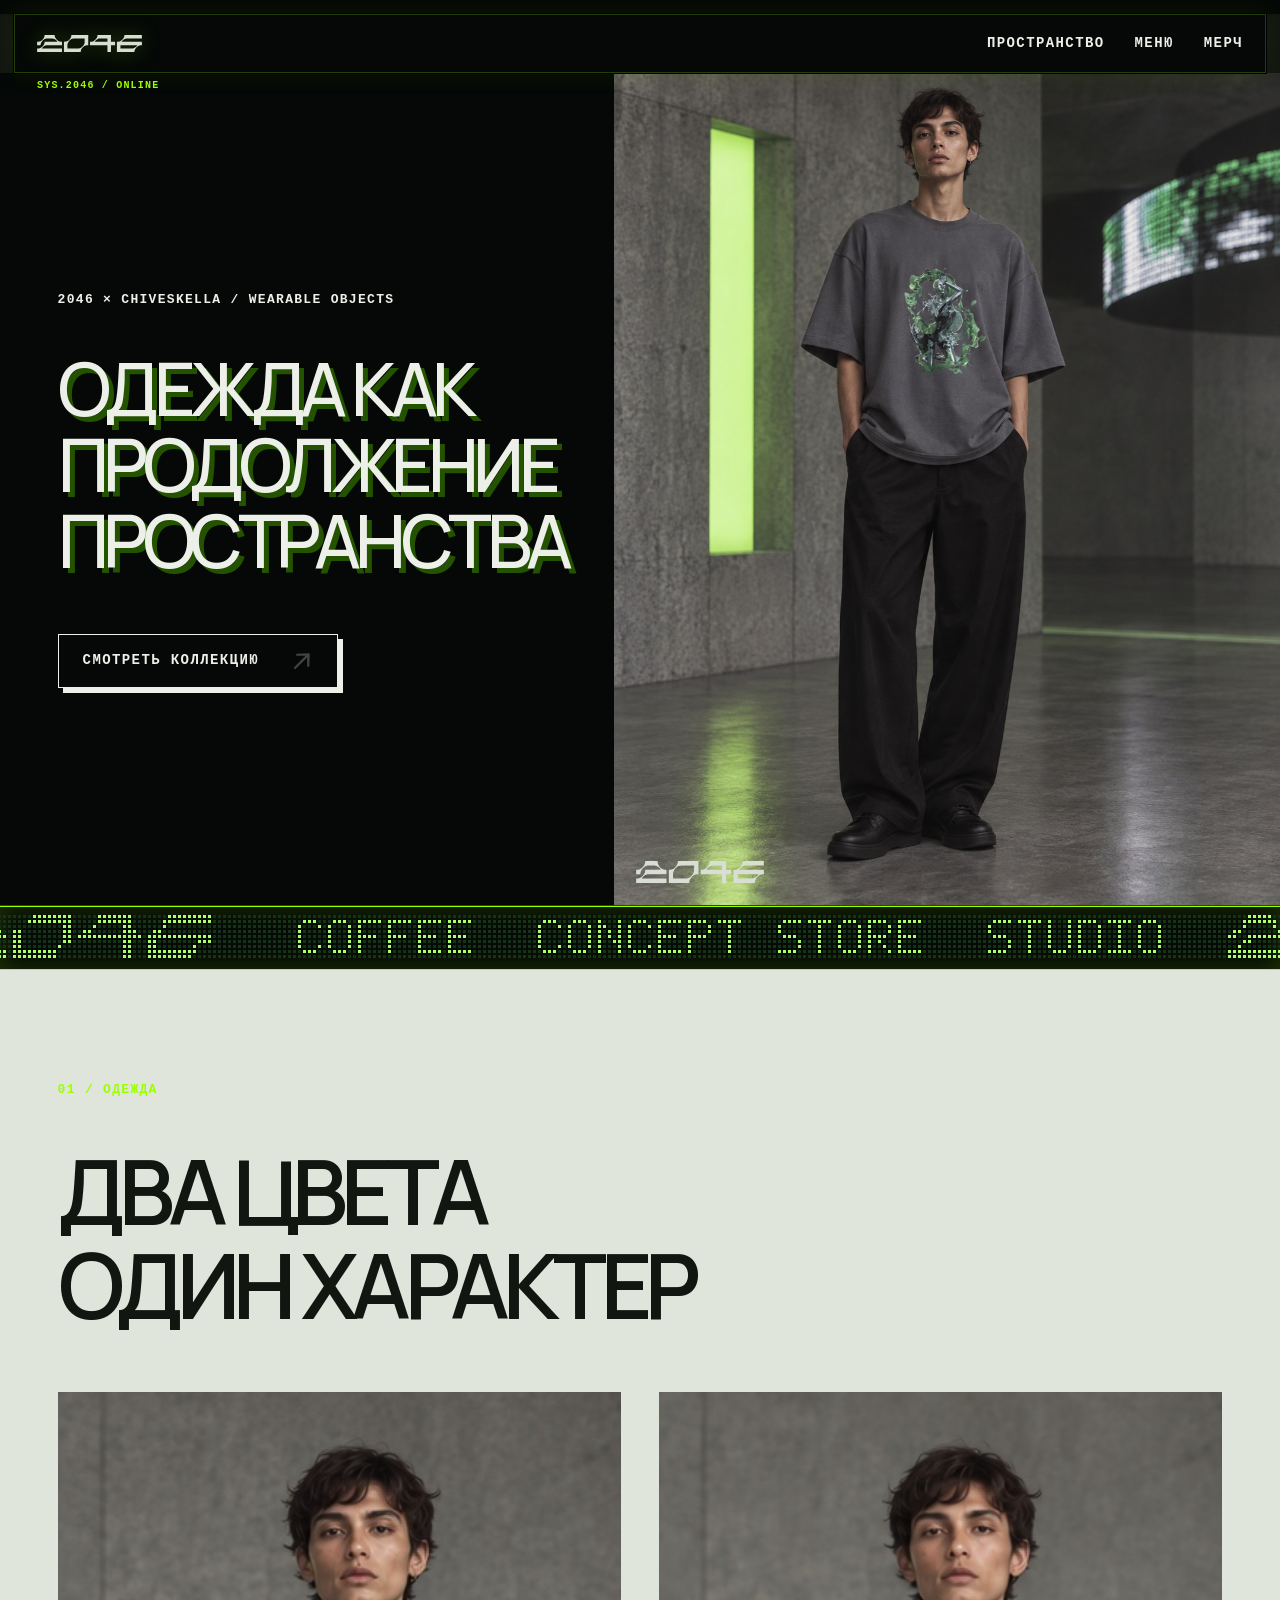
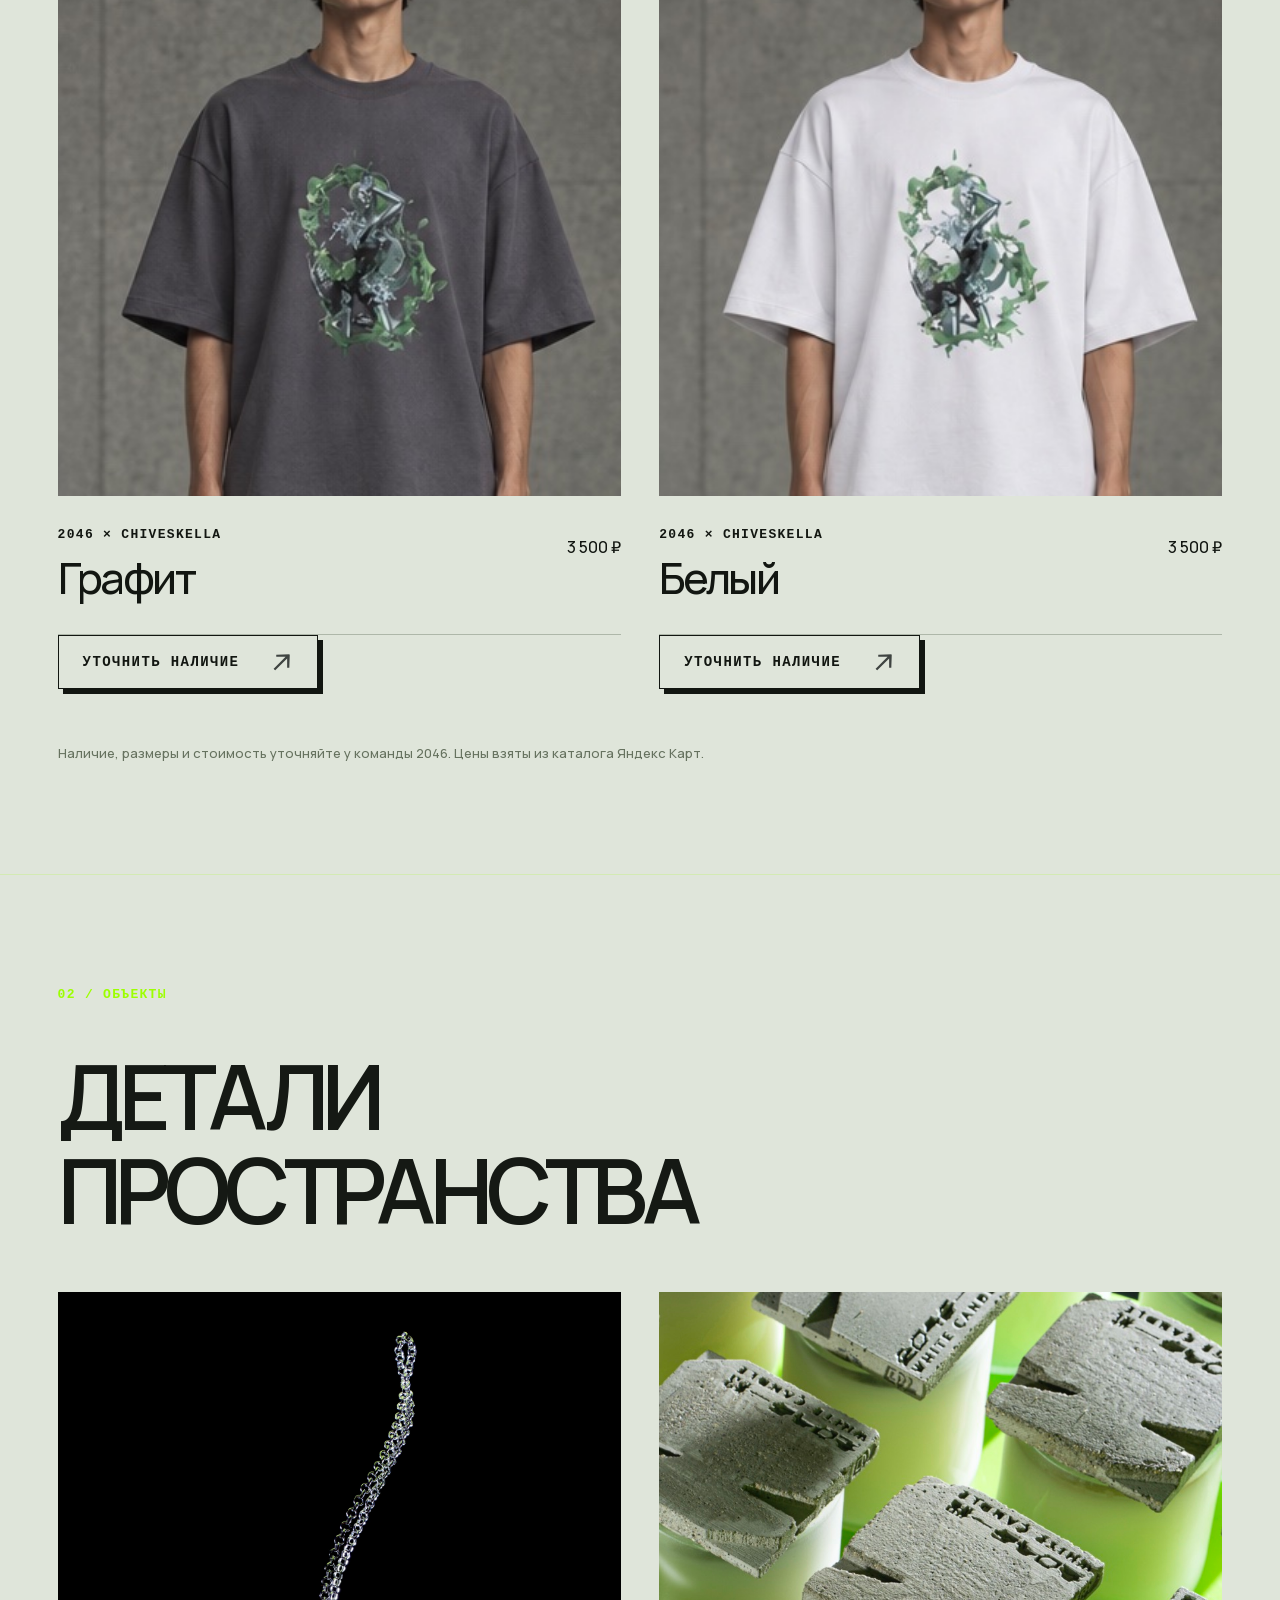
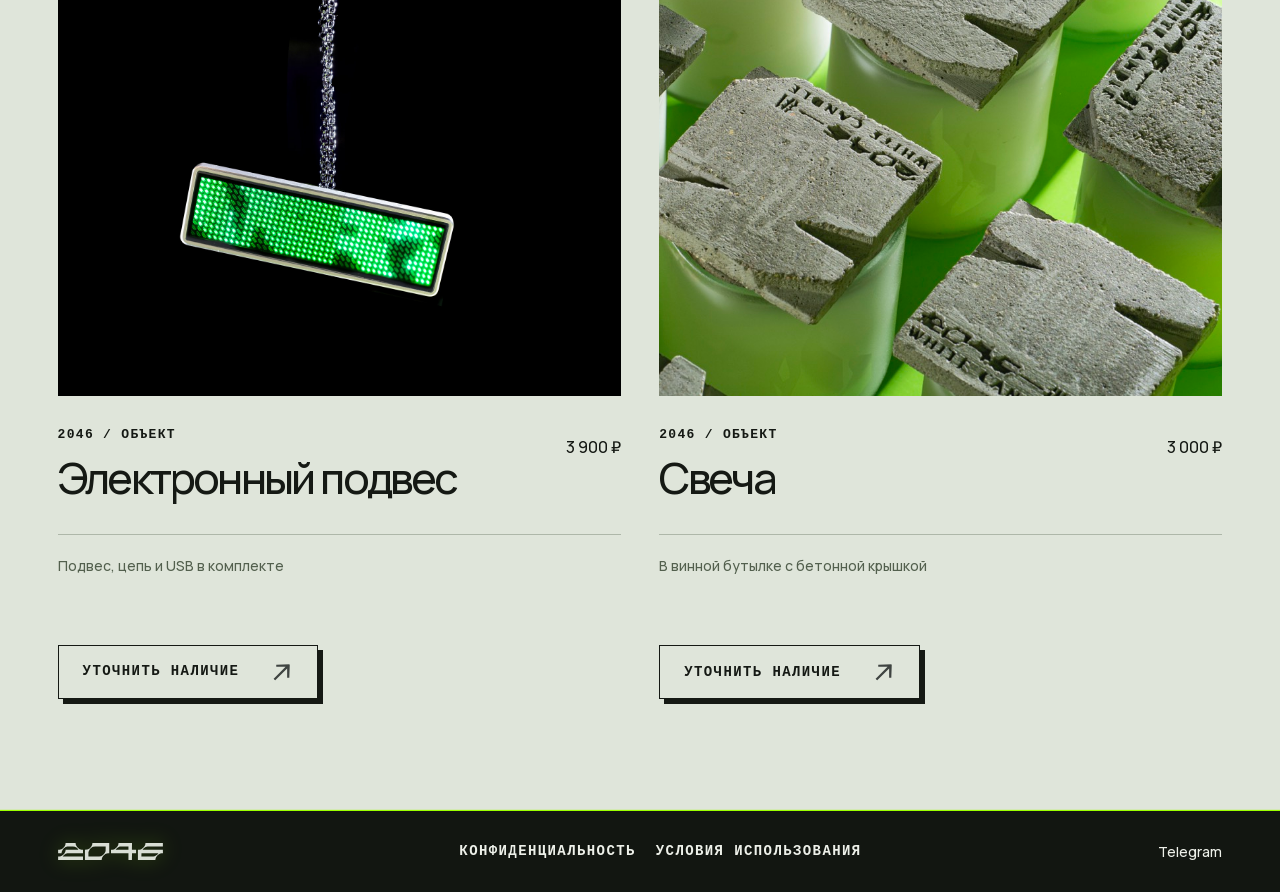
<file: wear.html>
<!doctype html>
<html lang="ru">
<head>
  <meta charset="utf-8">
  <meta name="viewport" content="width=device-width,initial-scale=1">
  <meta name="robots" content="noindex,follow">
  <meta name="theme-color" content="#121611">
  <meta name="description" content="Одежда 2046 × chiveskella — графитовая и светлая футболки. Посмотрите вещи на модели и уточните наличие в кофейне 2046.">
  <link rel="canonical" href="https://skudno.github.io/2046-pixel/wear.html">
  <meta property="og:type" content="website">
  <meta property="og:title" content="2046 — одежда">
  <meta property="og:url" content="https://skudno.github.io/2046-pixel/wear.html">
  <meta property="og:description" content="Одежда и объекты concept store 2046">
  <meta property="og:image" content="https://skudno.github.io/2046-pixel/assets/og-2046.jpg">
  <title>Одежда 2046 × chiveskella — concept store</title>
  <link rel="icon" href="assets/logo.svg" type="image/svg+xml">
  <link rel="stylesheet" href="style.css?v=20261015-pages5">
  <script defer src="site.js?v=20261015-pages5"></script>
</head>
<body class="wear-page">
  <a class="skip" href="#main">Перейти к содержанию</a>
  <header class="header">
    <a href="index.html"><img class="logo" src="assets/logo.svg" alt="2046 — главная"></a>
    <nav aria-label="Навигация"><a href="index.html#space">Пространство</a><a href="menu.html">Меню</a><a href="wear.html" aria-current="page">Мерч</a></nav>
  </header>
  <main id="main">
    <section class="wear-hero">
      <div class="wear-hero-copy"><span class="label">2046 × chiveskella / wearable objects</span><h1>Одежда как продолжение пространства</h1><a class="pill" href="#collection">Смотреть коллекцию <i class="arrow diag" aria-hidden="true"></i></a></div>
      <div class="wear-hero-media"><img src="assets/wear-graphite-front.jpg" alt="Модель в графитовой футболке 2046" fetchpriority="high"><div class="wear-hero-mark" aria-hidden="true"><img src="assets/logo.svg" alt=""></div></div>
    </section>
    <div class="led-strip" role="img" aria-label="Пиксельная световая лента с логотипом 2046 и надписью Coffee Concept Store Studio"><canvas class="led-canvas" aria-hidden="true"></canvas></div>
    <section class="wear-collection section" id="collection"><div class="section-top"><span class="label">01 / Одежда</span></div><h2>Два цвета<br>Один характер</h2><div class="wear-grid">
      <article class="wear-product reveal"><div class="wear-visual" role="region" aria-roledescription="карусель" aria-label="Графит: четыре ракурса. Листайте фото или используйте стрелки клавиатуры" tabindex="0"><img class="wear-slide" src="assets/wear-graphite-front-v2.jpg" alt="Графит спереди" draggable="false"><img class="wear-slide" src="assets/wear-graphite-left-v2.jpg" alt="Графит слева" draggable="false" loading="lazy"><img class="wear-slide" src="assets/wear-graphite-back-v2.jpg" alt="Графит со спины" draggable="false" loading="lazy"><img class="wear-slide" src="assets/wear-graphite-right-v2.jpg" alt="Графит справа" draggable="false" loading="lazy"></div><div class="wear-meta"><div><span class="label">2046 × chiveskella</span><h3>Графит</h3></div><span>3 500 ₽</span></div><a class="pill" href="https://t.me/cafe2046" target="_blank" rel="noopener noreferrer" data-event="merch">Уточнить наличие <i class="arrow diag" aria-hidden="true"></i></a></article>
      <article class="wear-product reveal"><div class="wear-visual" role="region" aria-roledescription="карусель" aria-label="Белый: четыре ракурса. Листайте фото или используйте стрелки клавиатуры" tabindex="0"><img class="wear-slide" src="assets/wear-white-front-v2.jpg" alt="Белый спереди" draggable="false"><img class="wear-slide" src="assets/wear-white-left-v2.jpg" alt="Белый слева" draggable="false" loading="lazy"><img class="wear-slide" src="assets/wear-white-back-v2.jpg" alt="Белый со спины" draggable="false" loading="lazy"><img class="wear-slide" src="assets/wear-white-right-v2.jpg" alt="Белый справа" draggable="false" loading="lazy"></div><div class="wear-meta"><div><span class="label">2046 × chiveskella</span><h3>Белый</h3></div><span>3 500 ₽</span></div><a class="pill" href="https://t.me/cafe2046" target="_blank" rel="noopener noreferrer" data-event="merch">Уточнить наличие <i class="arrow diag" aria-hidden="true"></i></a></article>
    </div><p class="wear-disclaimer">Наличие, размеры и стоимость уточняйте у команды 2046. Цены взяты из каталога Яндекс Карт.</p></section>
    <section class="wear-objects section"><div class="section-top"><span class="label">02 / Объекты</span></div><h2>Детали<br>пространства</h2><div class="wear-grid">
      <article class="wear-product reveal"><div class="object-visual"><video class="object-video" src="assets/merch-pendant-loop-2046.mp4" poster="assets/merch-pendant.jpg" autoplay muted loop playsinline preload="metadata" aria-label="Электронный подвес 2046 вращается на цепочке"></video></div><div class="wear-meta"><div><span class="label">2046 / объект</span><h3>Электронный подвес</h3></div><span>3 900 ₽</span></div><p class="object-copy">Подвес, цепь и USB в комплекте</p><a class="pill" href="https://t.me/cafe2046" target="_blank" rel="noopener noreferrer" data-event="merch">Уточнить наличие <i class="arrow diag" aria-hidden="true"></i></a></article>
      <article class="wear-product reveal"><div class="object-visual"><img src="assets/merch-candle.jpg" alt="Свеча 2046 в винной бутылке с бетонной крышкой" loading="lazy"></div><div class="wear-meta"><div><span class="label">2046 / объект</span><h3>Свеча</h3></div><span>3 000 ₽</span></div><p class="object-copy">В винной бутылке с бетонной крышкой</p><a class="pill" href="https://t.me/cafe2046" target="_blank" rel="noopener noreferrer" data-event="merch">Уточнить наличие <i class="arrow diag" aria-hidden="true"></i></a></article>
    </div></section>
  </main>
  <footer><a href="index.html"><img class="logo" src="assets/logo.svg" alt="2046 — главная"></a><div class="footer-links"><a href="privacy.html">Конфиденциальность</a><a href="terms.html">Условия использования</a></div><a href="https://t.me/cafe2046" target="_blank" rel="noopener noreferrer">Telegram</a></footer>

</body>
</html>
</file>
<file: style.css>
@font-face{font-family:Manrope;font-style:normal;font-weight:400 800;font-display:swap;src:url('assets/manrope-cyrillic.woff2') format('woff2');unicode-range:U+0301,U+0400-045F,U+0490-0491,U+04B0-04B1,U+2116}
@font-face{font-family:Manrope;font-style:normal;font-weight:400 800;font-display:swap;src:url('assets/manrope-latin.woff2') format('woff2');unicode-range:U+0000-00FF,U+0131,U+0152-0153,U+02BB-02BC,U+02C6,U+02DA,U+02DC,U+0304,U+0308,U+0329,U+2000-206F,U+20AC,U+2122,U+2191,U+2193,U+2212,U+2215,U+FEFF,U+FFFD}
:root{--acid:#bbff36;--ink:#151914;--paper:#e9ece4;--muted:#a3aa9d;--pad:clamp(22px,4.5vw,76px)}*{box-sizing:border-box}html{scroll-behavior:smooth}body{margin:0;background:var(--ink);color:var(--paper);font:500 16px/1.5 Manrope,Arial,sans-serif}a{color:inherit;text-decoration:none}button{font:inherit;color:inherit;cursor:pointer}button,a{-webkit-tap-highlight-color:transparent}button:focus-visible,a:focus-visible{outline:2px solid var(--acid);outline-offset:6px}img{display:block;width:100%;object-fit:cover}h1,h2,h3,p{margin:0}h2{font-size:clamp(42px,7vw,110px);font-weight:500;letter-spacing:-.065em;line-height:1.05}h3{font-weight:500}small,.label{font-size:13px;letter-spacing:.08em;text-transform:uppercase}.arrow{display:inline-block;width:22px;height:22px;flex-shrink:0;background:currentColor;clip-path:polygon(0 45%,78% 45%,48% 15%,55% 8%,100% 50%,55% 92%,48% 85%,78% 55%,0 55%)}.arrow.diag{transform:rotate(-45deg)}.logo{width:105px;height:auto}.header{position:absolute;inset:0 0 auto;z-index:10;padding:28px var(--pad);display:flex;align-items:center;justify-content:space-between;border-bottom:1px solid #ffffff35}.header nav{display:flex;gap:30px;font-size:14px}.header a:hover{color:var(--acid)}.header-visit{display:flex;align-items:center;gap:20px;font-size:14px}.hero{height:100svh;min-height:650px;position:relative;display:flex;flex-direction:column;justify-content:flex-end;padding:140px var(--pad) 38px;overflow:hidden}.hero-bg{position:absolute;inset:0;height:100%;object-position:center;animation:drift 18s ease-in-out infinite alternate}.hero:after{content:'';position:absolute;inset:0;background:linear-gradient(180deg,#10181170,transparent 32%,#0b120beb)}.hero-content{position:relative;z-index:1}.hero-label{display:flex;justify-content:space-between;margin-bottom:22px}.hero h1{margin:0 0 26px}.hero-wordmark{width:min(100%,1200px);filter:drop-shadow(0 2px 20px #0002)}.hero-bottom{display:flex;justify-content:space-between;align-items:end;border-top:1px solid #ffffff55;padding-top:24px;gap:25px}.hero-bottom p{font-size:clamp(20px,2.1vw,32px);line-height:1.3;letter-spacing:-.03em;max-width:500px}.round{width:62px;height:62px;border:1px solid #ffffff70;border-radius:50%;display:grid;place-items:center;background:transparent}.round:hover{background:var(--acid);color:var(--ink);border-color:var(--acid)}.hero .round .arrow{transform:rotate(90deg)}.section{padding:110px var(--pad)}.section-top{display:flex;justify-content:space-between;align-items:center;margin-bottom:45px}.section-top .label{color:var(--muted)}.section-top a{display:flex;gap:16px;align-items:center;font-size:14px}.intro{display:grid;grid-template-columns:.65fr 1.35fr;gap:7vw;padding-bottom:80px}.intro h2{font-size:clamp(38px,5vw,78px)}.intro p{max-width:470px;color:var(--muted);margin-top:26px;font-size:18px}.space-image{position:relative;overflow:hidden;height:75vh;min-height:400px}.space-image img{height:100%}.image-caption{position:absolute;bottom:26px;left:var(--pad);right:var(--pad);display:flex;justify-content:space-between;text-shadow:0 2px 8px #000}.space-footer{display:flex;justify-content:space-between;gap:30px;padding:35px var(--pad);border-bottom:1px solid #ffffff25}.space-footer p{max-width:560px;color:var(--muted)}.menu{background:var(--paper);color:var(--ink);overflow:hidden}.menu .section-top .label{color:#606859}.menu-heading{display:flex;align-items:end;justify-content:space-between;gap:30px;margin-bottom:50px}.menu-heading p{max-width:270px;color:#606859}.controls{display:flex;gap:8px}.controls .round{border-color:#65725d;color:var(--ink);width:46px;height:46px}.controls .round:first-child .arrow{transform:rotate(180deg)}.rail{display:flex;gap:20px;overflow-x:auto;scroll-snap-type:x mandatory;scrollbar-width:none;padding:0 0 25px}.rail::-webkit-scrollbar{display:none}.food-card{flex:0 0 min(390px,76vw);scroll-snap-align:start}.food-image{overflow:hidden;background:#d8dfd1;aspect-ratio:1/1.12}.food-image img{height:100%;transition:transform .65s}.food-card:hover img{transform:scale(1.035)}.card-line{display:flex;justify-content:space-between;align-items:start;gap:20px;padding:20px 0}.card-line h3{font-size:20px;letter-spacing:-.035em;max-width:270px}.price{white-space:nowrap;font-size:16px}.pill{display:inline-flex;align-items:center;gap:32px;border:1px solid currentColor;padding:15px 24px;border-radius:40px;font-size:14px;transition:.25s}.pill:hover{background:var(--acid);color:var(--ink);border-color:var(--acid)}.menu-foot{display:flex;justify-content:space-between;align-items:center;gap:25px;margin-top:35px}.menu-foot p{max-width:340px;font-size:14px;color:#65705d}.full-menu{margin-top:45px;border-top:1px solid #929c87}.full-menu summary{cursor:pointer;padding:25px 0;font-size:24px;letter-spacing:-.03em}.menu-tabs{display:flex;gap:10px;flex-wrap:wrap;margin:15px 0 30px}.menu-tabs button{background:transparent;border:1px solid #87947d;padding:10px 20px;border-radius:30px}.menu-tabs button[aria-pressed=true]{background:var(--ink);color:var(--paper)}.menu-list{display:grid;grid-template-columns:1fr 1fr;gap:0 55px}.menu-row{padding:20px 0;border-bottom:1px solid #bac2b3;display:flex;justify-content:space-between;gap:18px}.menu-row p{font-size:14px;color:#616b5a;margin-top:6px}.menu-row[hidden]{display:none}.art{display:grid;grid-template-columns:1fr 1fr;gap:8vw;align-items:center}.art-image{height:650px;object-fit:cover}.art h2{font-size:clamp(45px,6vw,90px);margin:30px 0}.art p{color:var(--muted);max-width:430px;margin-bottom:35px}.merch-teaser{display:grid;grid-template-columns:1fr 1fr;min-height:650px;background:var(--acid);color:var(--ink)}.merch-copy{padding:80px var(--pad);display:flex;flex-direction:column;align-items:start;justify-content:space-between;gap:35px}.merch-copy p{max-width:340px}.merch-teaser img{height:100%;max-height:750px;object-fit:cover;background:#d3d4d1}.gallery-title{margin-bottom:40px}.gallery-card{flex:0 0 38vw;min-width:260px;height:520px;padding:0;border:0;scroll-snap-align:start;background:#30362b}.gallery-card img{height:100%}.contact{border-top:1px solid #ffffff30}.contact h2{font-size:clamp(65px,12vw,185px);color:var(--acid);margin:35px 0 60px}.contact-grid{display:grid;grid-template-columns:1.5fr 1fr 1fr;gap:45px}.contact-grid p{font-size:20px;margin-top:16px}.contact-grid .label{color:var(--muted)}footer{padding:30px var(--pad);display:flex;justify-content:space-between;align-items:center;border-top:1px solid #ffffff30;font-size:14px;gap:30px}footer .socials{display:flex;gap:25px}.loader{position:fixed;inset:0;z-index:100;background:#11190e;pointer-events:none;animation:loader-out .5s 1.25s forwards;overflow:hidden}.loader>img{position:absolute;inset:0;height:100%;filter:brightness(.4);animation:load-photo 1.7s both}.loader-center{position:absolute;inset:0;display:flex;flex-direction:column;align-items:center;justify-content:center;gap:28px}.loader .logo{width:min(70vw,800px);animation:logo-in 1.1s both}.loader-line{height:1px;width:min(70vw,800px);background:#ffffff30;overflow:hidden}.loader-line:after{content:'';display:block;height:100%;background:var(--acid);animation:load-line 1.25s both}.loader .label{font-size:12px;color:var(--acid)}.reveal{opacity:1}.motion .reveal{opacity:0;transform:translateY(24px);transition:opacity .8s,transform .8s}.motion .reveal.seen{opacity:1;transform:none}.merch-page{background:var(--paper);color:var(--ink)}.merch-page .header{position:relative;background:var(--ink);color:var(--paper)}.merch-hero{padding:80px var(--pad) 65px}.merch-hero h1{font-size:clamp(68px,13vw,190px);font-weight:500;line-height:1;letter-spacing:-.08em;margin:25px 0}.merch-hero p{max-width:550px;font-size:20px}.product-grid{padding:0 var(--pad) 100px;display:grid;grid-template-columns:1fr 1fr;gap:60px 25px}.product-image{aspect-ratio:4/4.5;object-fit:cover;background:#d8dbd1}.product-info{padding:24px 0;display:flex;justify-content:space-between;gap:20px}.product-info h2{font-size:26px;letter-spacing:-.04em}.product-info p{font-size:14px;margin-top:8px;color:#626d58}.merch-page footer{background:var(--ink);color:var(--paper)}.notice{font-size:14px;color:#67725d;margin-top:22px}.lightbox{width:min(95vw,1100px);height:90vh;border:0;padding:0;background:#10150e;color:white}.lightbox::backdrop{background:#000d}.lightbox img{height:100%;object-fit:contain}.lightbox button{position:absolute;top:15px;right:15px;background:#111b;border:1px solid #fff;border-radius:50%;width:48px;height:48px;font-size:28px}.skip{position:fixed;left:20px;top:-100px;z-index:200;background:var(--acid);color:var(--ink);padding:15px}.skip:focus{top:15px}@keyframes drift{to{transform:scale(1.055)}}@keyframes loader-out{to{opacity:0;visibility:hidden}}@keyframes load-photo{from{transform:scale(1.08);filter:brightness(.15)}to{transform:scale(1);filter:brightness(.55)}}@keyframes logo-in{from{opacity:0;clip-path:inset(0 100% 0 0);transform:translateY(18px)}to{opacity:1;clip-path:inset(0);transform:none}}@keyframes load-line{from{width:0}to{width:100%}}
@media(max-width:760px){.header{padding:23px var(--pad)}.header nav{gap:18px;font-size:13px}.header nav a:nth-child(1),.header nav a:nth-child(4){display:none}.header-visit{display:none}.hero{min-height:620px;padding-bottom:28px}.hero-label{font-size:11px;gap:20px}.hero-label span:last-child{text-align:right}.hero-bottom{align-items:center}.hero-bottom p{max-width:270px;font-size:21px}.hero .round{width:48px;height:48px;flex-shrink:0}.hero-wordmark{margin:30px 0}.section{padding:70px var(--pad)}.intro,.art{grid-template-columns:1fr;gap:30px}.intro p{font-size:16px}.space-image{height:58vh;min-height:350px}.space-footer{flex-direction:column;font-size:14px}.menu-heading{display:block}.menu-heading p{margin-top:24px}.menu-list{grid-template-columns:1fr}.menu-foot{align-items:start;flex-direction:column}.art-image{height:440px;order:2}.merch-teaser{grid-template-columns:1fr}.merch-copy{padding:55px var(--pad)}.merch-teaser img{max-height:500px}.gallery-card{height:400px;flex-basis:78vw}.contact-grid{grid-template-columns:1fr;gap:30px}.contact h2{margin-bottom:45px}.contact-grid p{font-size:18px}.section-top{gap:20px}.section-top a{font-size:13px}footer{flex-wrap:wrap}.product-grid{grid-template-columns:1fr;gap:50px}.product-info h2{font-size:25px}.merch-hero{padding-top:55px}.merch-hero p{font-size:17px}.image-caption{font-size:11px}.art h2{margin-top:20px}}
@media(max-width:760px){.merch-hero h1{font-size:clamp(46px,14vw,86px)}.merch-hero p.notice{font-size:14px}.section:not(.menu)>.controls .round{color:var(--paper);border-color:#ffffff70}}
.contact-signature{display:flex;align-items:center;gap:.2em;margin-top:.12em}
.contact-wordmark{display:inline-block;width:min(72vw,820px);aspect-ratio:1295/216;background:currentColor;mask:url('assets/logo.svg') center/contain no-repeat;-webkit-mask:url('assets/logo.svg') center/contain no-repeat}
.motion .visual-reveal{opacity:0;clip-path:inset(9% 0 0);translate:0 24px;transition:opacity .85s ease,clip-path 1.1s cubic-bezier(.22,1,.36,1),translate 1.1s cubic-bezier(.22,1,.36,1)}
.motion .visual-reveal.seen{opacity:1;clip-path:inset(0);translate:0 0}
@media(max-width:760px){.motion .visual-reveal{translate:0 12px;transition-duration:.7s}}
@media(prefers-reduced-motion:reduce){.motion .visual-reveal{opacity:1;clip-path:none;translate:none}}
.hero-video{position:absolute;inset:0;width:100%;height:100%;object-fit:cover;opacity:0;transition:opacity .6s;pointer-events:none}
.hero-video.ready{opacity:1}
.motion-toggle{position:absolute;right:var(--pad);top:100px;z-index:3;border:1px solid #ffffff70;border-radius:24px;background:#15191480;padding:9px 15px;color:var(--paper);font-size:12px}
.hero:has(.hero-video) .hero-bg{animation:none}
@media(prefers-reduced-motion:reduce){.hero-video,.motion-toggle{display:none}}
.food-image{position:relative;overflow:hidden}
.food-image.crop-turkey img{width:134%;max-width:none;object-fit:fill}
.food-image.crop-beef img{position:absolute;width:290%;max-width:none;height:110%;left:-153%;top:-5%;object-fit:fill}
.gallery-card{position:relative;text-align:left}
.gallery-caption{position:absolute;left:0;right:0;bottom:0;padding:52px 22px 22px;color:#fff;background:linear-gradient(transparent,rgba(0,0,0,.75));font:12px/1.4 Arial,sans-serif;letter-spacing:.04em;pointer-events:none}
.faq{border-top:1px solid #ffffff30}.faq>h2{margin:28px 0 55px}.faq-list{margin-left:min(24vw,360px);border-top:1px solid #ffffff35}.faq-list details{border-bottom:1px solid #ffffff35}.faq-list summary{cursor:pointer;list-style:none;padding:25px 48px 25px 0;font-size:clamp(19px,2vw,27px);letter-spacing:-.03em;position:relative}.faq-list summary::-webkit-details-marker{display:none}.faq-list summary:after{content:'+';position:absolute;right:8px;font-size:28px;font-weight:400}.faq-list details[open] summary:after{content:'−'}.faq-list p{max-width:720px;color:var(--muted);padding:0 50px 26px 0}
.footer-links{display:flex;gap:20px;align-items:center;flex-wrap:wrap}.footer-button{border:0;background:none;padding:0;color:inherit;font-size:inherit}.footer-button:hover,footer a:hover{text-decoration:underline}
.cookie-banner{position:fixed;z-index:150;left:20px;right:20px;bottom:20px;display:flex;justify-content:space-between;align-items:center;gap:30px;padding:22px 24px;background:#f4f5ef;color:var(--ink);border:1px solid #aab09f;box-shadow:0 16px 60px #0007}.cookie-banner[hidden]{display:none}.cookie-banner p{font-size:14px;max-width:700px;margin:5px 0}.cookie-banner a{text-decoration:underline}.cookie-actions{display:flex;gap:10px;flex-shrink:0}.cookie-actions .pill{background:transparent}.cookie-actions .cookie-accept{background:var(--ink);color:var(--paper)}
.legal-page{background:var(--paper);color:var(--ink)}.legal-header{padding:28px var(--pad);display:flex;justify-content:space-between;align-items:center;background:var(--ink);color:var(--paper)}.legal-main{max-width:1100px;margin:auto;padding:90px var(--pad) 120px}.legal-main h1{font-size:clamp(42px,9vw,120px);font-weight:500;letter-spacing:-.07em;line-height:1;margin:25px 0 70px;overflow-wrap:anywhere}.legal-main section{display:grid;grid-template-columns:minmax(210px,.65fr) 1.35fr;gap:5vw;padding:32px 0;border-top:1px solid #aeb4a7}.legal-main section h2{font-size:22px;letter-spacing:-.03em}.legal-main section p{font-size:17px;margin-bottom:16px}.legal-main mark{background:#d7ff8b;padding:0 4px}.launch-warning{padding:22px;margin-bottom:50px;border:2px solid #ce3c25;background:#fff4ef}.launch-warning p{margin-top:6px}.legal-page footer{background:var(--ink);color:var(--paper)}
.not-found{min-height:100svh;display:grid;place-items:center;background:var(--ink);color:var(--paper)}.not-found main{padding:40px var(--pad);width:min(100%,1100px)}.not-found-logo{width:min(360px,70vw);margin-bottom:55px}.not-found h1{font-size:clamp(64px,12vw,155px);font-weight:500;letter-spacing:-.075em;line-height:.9;margin:20px 0 35px}.not-found-actions{display:flex;gap:12px;margin-top:34px;flex-wrap:wrap}
.admin-page{background:#eef0e9;color:var(--ink);min-height:100vh}.admin-header{display:flex;align-items:center;gap:22px;padding:22px clamp(18px,4vw,60px);background:var(--ink);color:var(--paper)}.admin-header>div{display:flex;flex-direction:column}.admin-header span{font-size:12px;color:var(--muted)}.admin-header button{margin-left:auto;border:1px solid #ffffff60;background:transparent;color:inherit;border-radius:30px;padding:10px 18px}.admin-main{padding:45px clamp(18px,4vw,60px) 80px}.admin-main>#admin-status{font-size:13px;color:#596052;margin-bottom:20px}.metric-grid{display:grid;grid-template-columns:repeat(4,1fr);gap:12px}.metric-grid article{padding:24px;background:#fff;border:1px solid #d8dcd2}.metric-grid span{font-size:13px;color:#62695e}.metric-grid strong{display:block;font-size:clamp(34px,5vw,70px);line-height:1;margin-top:16px}.admin-columns{display:grid;grid-template-columns:1fr 1fr;gap:14px;margin-top:14px}.admin-columns>section{background:#fff;border:1px solid #d8dcd2;padding:24px;min-height:290px}.admin-columns h1{font-size:20px;margin-bottom:24px}.rank-list>div,.bar-list>div{display:grid;grid-template-columns:minmax(100px,1fr) auto;gap:15px;padding:10px 0;border-bottom:1px solid #e4e6df;font-size:14px}.bar-list>div{grid-template-columns:90px 1fr 34px;align-items:center}.bar-list i{display:block;height:9px;background:#dfe5d8;position:relative}.bar-list i:after{content:'';position:absolute;inset:0 auto 0 0;width:var(--value);background:#66b526}.admin-note{margin-top:22px;color:#646c60;font-size:13px}
@media(max-width:760px){.faq-list{margin-left:0}.cookie-banner{left:10px;right:10px;bottom:10px;align-items:stretch;flex-direction:column;gap:16px}.cookie-actions{flex-direction:column}.cookie-actions .pill{justify-content:center}.footer-links{align-items:flex-start;flex-direction:column}.legal-main{padding-top:60px}.legal-main h1{font-size:clamp(30px,8vw,60px);overflow-wrap:normal}.legal-main section{grid-template-columns:1fr;gap:15px}.metric-grid{grid-template-columns:1fr 1fr}.admin-columns{grid-template-columns:1fr}.admin-header .logo{width:82px}}
@media(prefers-reduced-motion:reduce){html{scroll-behavior:auto}*,*:before,*:after{animation:none!important;transition:none!important}.loader{display:none}.motion .reveal{opacity:1;transform:none}}
.wear-page{background:#121611;color:#edf0e9}.wear-page .header{position:relative;background:#121611}.wear-hero{min-height:min(820px,90svh);display:grid;grid-template-columns:48% 52%;border-bottom:1px solid #ffffff25}.wear-hero-copy{padding:clamp(50px,7vw,110px) var(--pad);display:flex;align-items:flex-start;flex-direction:column;justify-content:center}.wear-hero-copy h1{font-size:clamp(76px,10vw,170px);font-weight:500;line-height:.85;letter-spacing:-.085em;margin:50px 0 30px}.wear-hero-copy p{font-size:clamp(18px,2vw,28px);max-width:350px;margin-bottom:52px}.wear-hero-media{position:relative;min-height:580px;overflow:hidden;background:#323a31}.wear-hero-media>img{height:100%;object-position:center 23%;animation:wear-enter 1.3s cubic-bezier(.22,1,.36,1) both}.wear-hero-mark{position:absolute;left:22px;bottom:22px;background:#151914bb;padding:15px 20px;backdrop-filter:blur(8px)}.wear-hero-mark img{width:128px}.led-strip{overflow:hidden;background:#050a05;color:#a6fa69;border-block:1px solid #4b7244;padding:10px 0;white-space:nowrap;font:600 16px/1.2 monospace;letter-spacing:.22em;text-shadow:0 0 9px #6cff64}.led-track{width:max-content;display:flex;animation:led-march 21s linear infinite}.led-track span{display:block;padding-right:28px}.wear-collection{background:#e7eae4;color:#121611}.wear-collection h2{margin:0 0 60px}.wear-grid{display:grid;grid-template-columns:repeat(2,minmax(0,1fr));gap:clamp(18px,3vw,50px)}.wear-product{min-width:0}.wear-visual{position:relative;width:100%;height:auto;aspect-ratio:4/5;display:block;padding:0;border:0;overflow:hidden;background:#373d38;text-align:left}.wear-visual>img{position:absolute;inset:0;width:100%;height:100%;object-fit:cover;object-position:center 20%;transition:opacity .7s ease,transform 1s cubic-bezier(.22,1,.36,1)}.wear-visual .wear-angle{opacity:0}.wear-visual:hover .wear-angle,.wear-visual.active .wear-angle{opacity:1}.wear-visual:hover .wear-front,.wear-visual.active .wear-front{opacity:0}.wear-visual:hover img,.wear-visual.active img{transform:scale(1.025)}.angle-hint{position:absolute;right:20px;bottom:20px;background:#121611cc;color:#fff;border:1px solid #ffffff7a;border-radius:30px;padding:7px 14px;font-size:12px}.wear-meta{display:flex;justify-content:space-between;gap:20px;padding:24px 0;border-bottom:1px solid #aeb7a9}.wear-meta h3{font-size:clamp(30px,3.4vw,54px);letter-spacing:-.06em}.wear-meta>span{padding-top:15px;white-space:nowrap}.wear-actual{display:flex;gap:18px;align-items:center;margin:20px 0}.wear-actual img{width:86px;height:98px;object-fit:cover;background:#fff}.wear-actual p{font-size:12px;color:#53604e;max-width:290px}.wear-disclaimer{font-size:13px;color:#66725f;margin-top:55px}.wear-outro{min-height:410px;background:#121611;display:flex;flex-direction:column;align-items:flex-start;justify-content:space-between}.wear-outro h2{color:var(--acid)}.wear-page footer{background:#121611}.dog-friendly{display:flex;align-items:center;gap:17px;margin-top:28px;font-size:14px}.dog-friendly svg{width:48px;height:48px;flex:none}.hero .hero-barista{position:absolute;z-index:1;inset:0 0 0 auto;width:32%;height:100%;object-fit:cover;object-position:center;opacity:.95;mix-blend-mode:normal;mask-image:linear-gradient(90deg,transparent,#000 25%);-webkit-mask-image:linear-gradient(90deg,transparent,#000 25%)}.hero .hero-video{z-index:0}.hero:has(.hero-video) .hero-bg{opacity:1}.hero .hero-content{z-index:2}@keyframes led-march{to{transform:translateX(-50%)}}@keyframes wear-enter{from{opacity:.45;transform:scale(1.08)}to{opacity:1;transform:scale(1)}}
.teaser-links{display:flex;gap:12px;flex-wrap:wrap}
.hero .hero-barista{width:42%;object-position:88% center;mask-image:radial-gradient(ellipse 90% 72% at 85% 70%,#000 38%,transparent 74%);-webkit-mask-image:radial-gradient(ellipse 90% 72% at 85% 70%,#000 38%,transparent 74%)}
.merch-page .product-grid article:nth-child(3) .product-image{background:#030803;object-fit:contain;animation:pendant-hang 5s ease-in-out infinite alternate;transform-origin:50% 2%}.merch-page .product-grid article:nth-child(4) .product-image{animation:object-float 6s ease-in-out infinite alternate}@keyframes pendant-hang{from{transform:perspective(1000px) rotateY(-12deg) rotateZ(-1.7deg)}to{transform:perspective(1000px) rotateY(12deg) rotateZ(1.7deg)}}@keyframes object-float{from{transform:translateY(0)}to{transform:translateY(-8px)}}
.wear-turnaround{background:#121611;color:#edf0e9;padding:110px var(--pad)}.wear-turnaround>div{display:flex;justify-content:space-between;align-items:end;gap:30px;margin-bottom:40px}.wear-turnaround h2{margin:20px 0 0}.wear-turnaround p{max-width:360px;color:#aeb7a9}.wear-turnaround img{width:100%;height:auto;object-fit:contain}
.hero-wordmark{width:min(70%,900px)}
@media(max-width:760px){.hero-wordmark{width:100%}}
@media(max-width:760px){.hero-video{object-position:72% center}}
@media(max-width:760px){.wear-turnaround{padding:70px var(--pad)}.wear-turnaround>div{display:block}.wear-turnaround p{margin-top:25px}.wear-turnaround img{width:180%;max-width:none;transform:translateX(-22%)}.wear-turnaround{overflow:hidden}}
@media(max-width:760px){.wear-hero{grid-template-columns:1fr}.wear-hero-copy{padding:60px var(--pad) 50px}.wear-hero-copy h1{font-size:clamp(72px,17vw,110px);margin:30px 0}.wear-hero-copy p{margin-bottom:30px}.wear-hero-media{min-height:440px;max-height:70svh}.wear-grid{grid-template-columns:1fr;gap:65px}.wear-collection .section-top{align-items:start;flex-direction:column}.wear-collection h2{margin-bottom:35px}.wear-outro{min-height:350px}.hero .hero-barista{width:58%;opacity:.8}}
@media(prefers-reduced-motion:reduce){.wear-hero-media>img,.led-track{animation:none}.wear-visual>img{transition:none}}
.wear-hero-copy h1{max-width:760px;font-size:clamp(47px,5.7vw,90px);line-height:1.04;letter-spacing:-.075em;margin:42px 0 55px}
.led-strip{height:64px;padding:0;position:relative;background:#050b05;border-block:1px solid #38682b;box-shadow:inset 0 0 20px #59d83d20}
.led-canvas{display:block;width:100%;height:100%}
.wear-visual{cursor:ew-resize}
.wear-visual>img{transition:transform .7s cubic-bezier(.22,1,.36,1);opacity:1}
.wear-visual .wear-angle{opacity:1;transform:translateX(100%)}
.wear-visual:hover .wear-front,.wear-visual.active .wear-front{opacity:1;transform:translateX(-100%)}
.wear-visual:hover .wear-angle,.wear-visual.active .wear-angle{opacity:1;transform:translateX(0)}
@media(max-width:760px){.wear-hero-copy h1{font-size:clamp(43px,11.3vw,64px);margin:28px 0 36px}.led-strip{height:57px}}
@media(prefers-reduced-motion:reduce){.wear-visual>img{transition:none}}
.wear-visual{display:flex;overflow-x:auto;overflow-y:hidden;scroll-snap-type:x mandatory;scrollbar-width:none;touch-action:pan-x pan-y;cursor:grab;user-select:none}
.wear-visual::-webkit-scrollbar{display:none}
.wear-visual.dragging{cursor:grabbing;scroll-snap-type:none;scroll-behavior:auto}
.wear-visual>.wear-slide{position:relative;inset:auto;display:block;flex:0 0 100%;width:100%;height:100%;min-width:100%;object-fit:cover;scroll-snap-align:start;opacity:1;transform:none;transition:none}
.wear-visual>.wear-slide{object-position:center top}
.wear-visual:hover>.wear-slide,.wear-visual.active>.wear-slide{opacity:1;transform:none}
.wear-sheet-view{position:relative;overflow:hidden;background:#555a53}
.wear-sheet-view img{position:absolute;top:-8%;left:50%;width:auto;max-width:none;height:150%;object-fit:fill;pointer-events:none}
.wear-sheet-view.view-front img{transform:translateX(-12.5%)}
.wear-sheet-view.view-left img{transform:translateX(-37.5%)}
.wear-sheet-view.view-back img{transform:translateX(-62.5%)}
.wear-sheet-view.view-right img{transform:translateX(-87.5%)}
.wear-sheet-view img{top:-10%;left:0;height:208%}
.wear-sheet-view.view-front img{transform:translateX(0)}
.wear-sheet-view.view-left img{transform:translateX(-25%)}
.wear-sheet-view.view-back img{transform:translateX(-50%)}
.wear-sheet-view.view-right img{transform:translateX(-75%)}
.menu-page{background:#e9ece4;color:#151914}
.menu-page .header{position:relative;background:#151914;color:#e9ece4}
.menu-page-hero{min-height:420px;background:#151914;color:#e9ece4;padding:85px var(--pad) 100px;display:flex;flex-direction:column;align-items:flex-start}
.menu-page-hero h1{font-size:clamp(110px,20vw,310px);font-weight:500;letter-spacing:-.1em;line-height:.95;margin:26px 0 24px}
.menu-page-hero p{font-size:clamp(18px,2vw,28px);margin-bottom:34px}
.menu-page-tabs{position:sticky;top:0;z-index:8;display:flex;gap:clamp(20px,4vw,64px);padding:19px var(--pad);background:#d8e0d0;border-bottom:1px solid #adbaa4;font-size:14px;text-transform:uppercase;letter-spacing:.07em}
.menu-page-tabs a:hover{color:#347918}
.menu-page-group{scroll-margin-top:75px;display:grid;grid-template-columns:minmax(250px,.62fr) minmax(0,1fr);column-gap:7vw;padding:95px var(--pad) 30px;border-bottom:1px solid #bbc4b5}
.menu-page-group-head{grid-row:1 / span 6;align-self:start;position:sticky;top:135px}
.menu-page-group-head .label{color:#617655}
.menu-page-group-head h2{font-size:clamp(44px,5.4vw,90px);margin-top:30px}
.menu-category{grid-column:2;padding:0 0 60px}
.menu-category h3{font-size:clamp(28px,3.5vw,48px);letter-spacing:-.055em;margin:0 0 25px}
.menu-category h3 small{font-size:16px;letter-spacing:0;color:#5e7056;white-space:nowrap}
.menu-items{border-top:1px solid #b5c0ad}
.menu-items>div{display:flex;justify-content:space-between;gap:20px;padding:14px 0;border-bottom:1px solid #c6cec0;font-size:clamp(15px,1.4vw,19px)}
.menu-items>div span{max-width:75%}
.menu-items strong{font-size:15px;font-weight:600;white-space:nowrap;text-align:right}
.menu-subtitle{font-size:14px;text-transform:uppercase;letter-spacing:.06em;color:#627458;margin:28px 0 10px}
.menu-extras>div{font-size:15px;padding:10px 0}
.menu-page-end{background:#aaff38;color:#151914;padding:65px var(--pad);display:flex;align-items:end;justify-content:space-between;gap:40px}
.menu-page-end img{width:min(28vw,270px);height:auto;filter:brightness(0)}
.menu-page-end>div{max-width:500px}.menu-page-end p{margin-bottom:25px;font-size:14px}
.menu-page footer{background:#151914;color:#e9ece4}
@media(max-width:760px){.menu-page-hero{min-height:360px;padding:65px var(--pad) 75px}.menu-page-hero h1{font-size:clamp(92px,24vw,160px)}.menu-page-tabs{overflow-x:auto;white-space:nowrap}.menu-page-group{grid-template-columns:1fr;padding:65px var(--pad) 15px}.menu-page-group-head{grid-row:auto;position:static;margin-bottom:55px}.menu-category{grid-column:1;padding-bottom:50px}.menu-items>div span{max-width:65%}.menu-page-end{display:block}.menu-page-end img{width:180px;margin-bottom:45px}}
.wear-objects{background:#d7e0d2;color:#151914}
.wear-objects h2{margin-bottom:55px}
.object-visual{aspect-ratio:4/5;overflow:hidden;background:#101510}
.object-visual>img,.object-visual>video{display:block;width:100%;height:100%;object-fit:cover}
.object-copy{min-height:70px;margin:20px 0;color:#53604e;font-size:14px}
.product-video{display:block;background:#030803;object-fit:cover}
.merch-page .product-grid article:nth-child(3) .product-video{animation:none;transform:none}
.wear-page.motion .wear-product .wear-visual,.wear-page.motion .wear-product .object-visual{opacity:0;clip-path:inset(0 100% 0 0);filter:blur(12px);transform:scale(1.025)}
.wear-page.motion .wear-product.seen .wear-visual,.wear-page.motion .wear-product.seen .object-visual{animation:item-pixel-in 1s steps(12,end) both}
@keyframes item-pixel-in{0%{opacity:0;clip-path:inset(0 100% 0 0);filter:blur(12px);transform:scale(1.025)}45%{opacity:1;filter:blur(5px)}100%{opacity:1;clip-path:inset(0);filter:none;transform:scale(1)}}
@media(prefers-reduced-motion:reduce){.wear-page.motion .wear-product .wear-visual,.wear-page.motion .wear-product .object-visual{opacity:1;clip-path:none;filter:none;transform:none;animation:none}}
.wear-hero-mark{background:transparent;padding:0;backdrop-filter:none}
.arrow{background:#3f4441}

/* 2046 / MATRIX PIXEL SYSTEM */
:root{--acid:#9cff00;--ink:#050806;--paper:#e7ebe2;--muted:#879188;--grid:#9cff0012;--line:#9cff0038}
html{background:var(--ink)}
body{background-color:var(--ink);font-family:Manrope,Arial,sans-serif}
.label,small,.header nav,.header-visit,.pill,.motion-toggle,.image-caption,.gallery-caption,.footer-links,.socials,.menu-page-tabs,.menu-items strong{font-family:"Courier New",monospace;font-weight:700;letter-spacing:.1em;text-transform:uppercase}
.header{position:absolute;margin:14px;border:1px solid var(--line);width:calc(100% - 28px);padding:18px 22px;background:#050806b8;backdrop-filter:blur(10px);box-shadow:0 0 0 1px #000,0 0 28px #8cff0010}
.header:before{content:"SYS.2046 / ONLINE";position:absolute;left:22px;top:calc(100% + 9px);font:700 10px/1 "Courier New",monospace;letter-spacing:.12em;color:var(--acid)}
.logo{filter:drop-shadow(0 0 10px #9cff0040)}
.hero{min-height:700px;padding-top:160px;border-bottom:1px solid var(--acid)}
.hero:before{content:"";position:absolute;z-index:1;inset:0;pointer-events:none;background:linear-gradient(90deg,#020502b8 0%,transparent 48%,#02050242),linear-gradient(0deg,#020502e8 0%,transparent 55%)}
.hero:after{z-index:1;background:linear-gradient(180deg,#02050235,transparent 35%,#020502f2)}
.hero-content{z-index:2}
.hero-label{padding:10px 12px;border-left:3px solid var(--acid);background:#050806b5;color:var(--acid)}
.hero-wordmark{filter:drop-shadow(6px 6px 0 #000) drop-shadow(0 0 22px #9cff0038)}
.hero-bottom{border-top-color:var(--acid)}
.hero-bottom p{font-family:"Courier New",monospace;text-transform:uppercase;font-size:clamp(16px,1.6vw,24px);letter-spacing:.02em}
.hero .round{border-radius:0;background:var(--acid);color:var(--ink);border-color:var(--acid);box-shadow:8px 8px 0 #000}
.section{position:relative;border-bottom:1px solid #9cff002e}
.section>.label:first-child,.section-top>.label:first-child{color:var(--acid)}
.intro:before,.menu:before,.art:before,.faq:before,.contact:before{position:absolute;right:var(--pad);top:28px;color:#9cff004d;font:700 11px/1 "Courier New",monospace;letter-spacing:.13em}
.intro:before{content:"[ NODE_01 / SPACE ]"}.menu:before{content:"[ NODE_02 / MENU ]"}.art:before{content:"[ NODE_03 / SIGNAL ]"}.faq:before{content:"[ NODE_06 / FAQ ]"}.contact:before{content:"[ NODE_06 / LOCATION ]"}
h2{font-weight:600;text-transform:uppercase;letter-spacing:-.075em;text-wrap:balance}
.contact h2{text-shadow:3px 3px 0 #163600}
.intro p,.art p,.space-footer p,.faq-list p{color:#aab4aa}
.space-image,.art-image,.merch-teaser img,.gallery-card,.food-card{filter:saturate(.72) contrast(1.1);border:1px solid var(--line)}
.space-image:after,.merch-teaser:after{content:"";position:absolute;inset:0;pointer-events:none;background:linear-gradient(135deg,#9cff0012,transparent 40%)}
.image-caption{bottom:0;left:0;right:0;padding:14px var(--pad);background:#050806d9;color:var(--acid);text-shadow:none;border-top:1px solid var(--line)}
.menu,.wear-collection,.wear-objects,.menu-page{background-color:#dfe5da;background-image:none}
.menu{color:#0a0d0a}
.rail{scrollbar-color:var(--acid) #0b0f0b}
.food-card,.gallery-card{border-radius:0;background:#0b0f0b}
.food-card h3,.gallery-caption{font-family:"Courier New",monospace}
.pill,.round{border-radius:0;transition:background .18s,color .18s,transform .18s,box-shadow .18s}
.pill{border-color:currentColor;background:transparent;box-shadow:5px 5px 0 currentColor}
.pill:hover,.round:hover{transform:translate(-2px,-2px);box-shadow:7px 7px 0 var(--acid)}
.menu .pill:hover,.menu-page .pill:hover,.wear-collection .pill:hover{box-shadow:7px 7px 0 #0a0d0a}
.art{background:#050806}
.merch-teaser{position:relative;border-block:1px solid var(--line);background:#0a100b}
.merch-copy{position:relative;z-index:1}
.merch-copy .label{color:var(--paper)}
.merch-copy h2{color:var(--acid)}
.merch-copy .teaser-links .pill{color:var(--acid);border-color:currentColor}
.merch-copy .teaser-links .pill .arrow{background:currentColor}
.merch-copy .teaser-links .pill:hover{background:#3d7418;color:#d7ffa2;border-color:#3d7418;box-shadow:7px 7px 0 #25490d}
.faq-list,.faq-list details{border-color:var(--line)}
.faq-list summary{font-family:"Courier New",monospace;text-transform:uppercase}
.faq-list summary:after{color:var(--acid)}
.contact{background:radial-gradient(circle at 80% 70%,#294b1326,transparent 38%),#050806}
footer{border-top:1px solid var(--acid);background:#020402}
.cookie-banner{border-radius:0;border-color:#0a0d0a;box-shadow:9px 9px 0 var(--acid)}
.menu-page .header,.wear-page .header{position:relative;background:#050806;margin-bottom:0}
.menu-page-hero,.wear-hero-copy{background-color:#050806;background-image:none}
.menu-page-hero h1,.wear-hero-copy h1{filter:drop-shadow(5px 5px 0 #245300);text-transform:uppercase}
.menu-page-tabs{background:var(--acid);color:#050806;border:0}
.menu-page-group,.menu-items,.menu-items>div{border-color:#111b13}
.menu-page-end{background:#050806;color:var(--acid);border-top:1px solid var(--acid)}
.wear-hero,.wear-visual,.object-visual{border-color:var(--line);border-radius:0}
.led-strip{border-color:var(--acid);box-shadow:0 0 24px #9cff002c inset}
@media(max-width:760px){body{background-size:20px 20px}.header{margin:8px;width:calc(100% - 16px);padding:15px 14px}.header:before{left:14px}.hero{padding-top:145px}.hero-label{gap:8px;align-items:flex-start;flex-direction:column}.intro:before,.menu:before,.art:before,.faq:before,.contact:before{top:18px}.pill{box-shadow:3px 3px 0 currentColor}.space-image{border-inline:0}}

/* Scroll text assembles from signal pixels. */
.pixel-word{display:inline-block;white-space:nowrap}
.intro h2 .pixel-word+.pixel-word{margin-left:.16em}
.motion .intro.reveal,.motion .menu-heading.reveal,.motion .art>div.reveal{opacity:1;transform:none;transition:none}
.pixel-char{position:relative;display:inline-block;color:inherit}
.pixel-char:after{content:"";position:absolute;left:50%;top:50%;width:.18em;height:.18em;background:var(--acid);box-shadow:-.32em -.24em 0 var(--acid),.3em -.12em 0 var(--acid),-.18em .28em 0 var(--acid),.34em .3em 0 var(--acid);transform:translate(-50%,-50%);opacity:0;pointer-events:none}
.motion .pixel-text:not(.seen) .pixel-char{opacity:0}
.motion .pixel-text.seen .pixel-char:not(.pixel-done){animation:pixel-text-in .18s steps(3,end) both;animation-delay:var(--pixel-delay,0ms)}
.motion .pixel-text.seen .pixel-char:not(.pixel-done):after{animation:pixel-noise-out .18s steps(3,end) both;animation-delay:var(--pixel-delay,0ms)}
.pixel-char.pixel-done,.pixel-text.pixel-complete .pixel-char{animation:none!important;opacity:1!important;color:inherit!important}
.pixel-char.pixel-done:after,.pixel-text.pixel-complete .pixel-char:after{display:none!important;animation:none!important}
@keyframes pixel-text-in{0%{opacity:0}25%{opacity:1}100%{opacity:1}}
@keyframes pixel-noise-out{0%,35%{opacity:.95}100%{opacity:0}}
@media(prefers-reduced-motion:reduce){.pixel-char{opacity:1;animation:none}.pixel-char:after{display:none}}

/* The opening signal is drawn in canvas; it adds no video download. */
.loader{background:#030805;animation:none;isolation:isolate}
.loader.is-complete{animation:loader-finish .5s forwards}
.loader-matrix,.hero-matrix{position:absolute;inset:0;width:100%;height:100%;pointer-events:none}
.loader-matrix,.hero-matrix{image-rendering:pixelated}
.loader-matrix{z-index:0}
.loader-grid{display:none}
.loader-top,.loader-bottom{position:absolute;left:clamp(22px,4.5vw,76px);right:clamp(22px,4.5vw,76px);display:flex;justify-content:space-between;gap:16px;color:#bbff36;font:700 clamp(10px,1vw,13px)/1.4 "Courier New",monospace;letter-spacing:.16em}
.loader-top{top:clamp(24px,5vh,48px);padding-bottom:16px;border-bottom:1px solid #bbff3655}
.loader-bottom{bottom:clamp(24px,5vh,48px);padding-top:16px;border-top:1px solid #bbff3655}
.loader-center{gap:0;padding:0 24px;transform:translateY(-2vh)}
.loader-center,.loader-top,.loader-bottom{z-index:3}
.loader-kicker{margin-bottom:clamp(22px,4vh,46px);color:#d7e3d1;font:700 clamp(10px,1vw,13px)/1.4 "Courier New",monospace;letter-spacing:.2em;text-align:center}
.loader-mark{display:block;width:min(76vw,860px);aspect-ratio:1295/216;background:#bbff36;mask:url('assets/logo.svg') center/contain no-repeat;-webkit-mask:url('assets/logo.svg') center/contain no-repeat;filter:drop-shadow(0 0 24px #bbff36);animation:loader-mark-in .75s steps(8,end) both}
.loader-status{display:flex;justify-content:space-between;gap:20px;width:min(76vw,660px);margin-top:clamp(42px,8vh,94px);color:#bbff36;font:700 clamp(11px,1.1vw,14px)/1.4 "Courier New",monospace;letter-spacing:.14em}
.loader-track{width:min(76vw,660px);height:8px;margin-top:12px;border:1px solid #bbff3699;background:#0c180a;padding:1px}
.loader-fill{display:block;width:0;height:100%;background:repeating-linear-gradient(90deg,#bbff36 0 12px,transparent 12px 15px);box-shadow:0 0 18px #bbff3690;animation:loader-progress 1.5s steps(18,end) forwards}
.loader.is-complete .loader-fill{animation:none;width:100%}
.hero-matrix{z-index:2;opacity:.24;mix-blend-mode:screen}
.hero-video{transition:opacity 1s ease}
.hero-matrix{transition:opacity 1s ease}
.hero:has(.hero-video.ready) .hero-matrix{opacity:.13}
.hero-bg{animation:none}
.hero:after{z-index:1}.hero .hero-content{z-index:3}
@keyframes loader-mark-in{0%{opacity:0;clip-path:inset(0 100% 0 0);transform:translateY(12px)}70%{opacity:1}100%{opacity:1;clip-path:inset(0);transform:none}}
@keyframes loader-progress{to{width:94%}}
@keyframes loader-finish{to{opacity:0;visibility:hidden}}
@media(max-width:760px){.loader-top,.loader-bottom{font-size:10px;letter-spacing:.08em}.loader-top span:last-child{display:none}.loader-mark{width:87vw}.loader-status,.loader-track{width:87vw}.loader-status{margin-top:52px;font-size:10px}.loader-bottom span:last-child{display:none}.hero-matrix{opacity:.22}}
@media(prefers-reduced-motion:reduce){.loader{display:none!important}.hero-matrix{display:none}}
</file>
